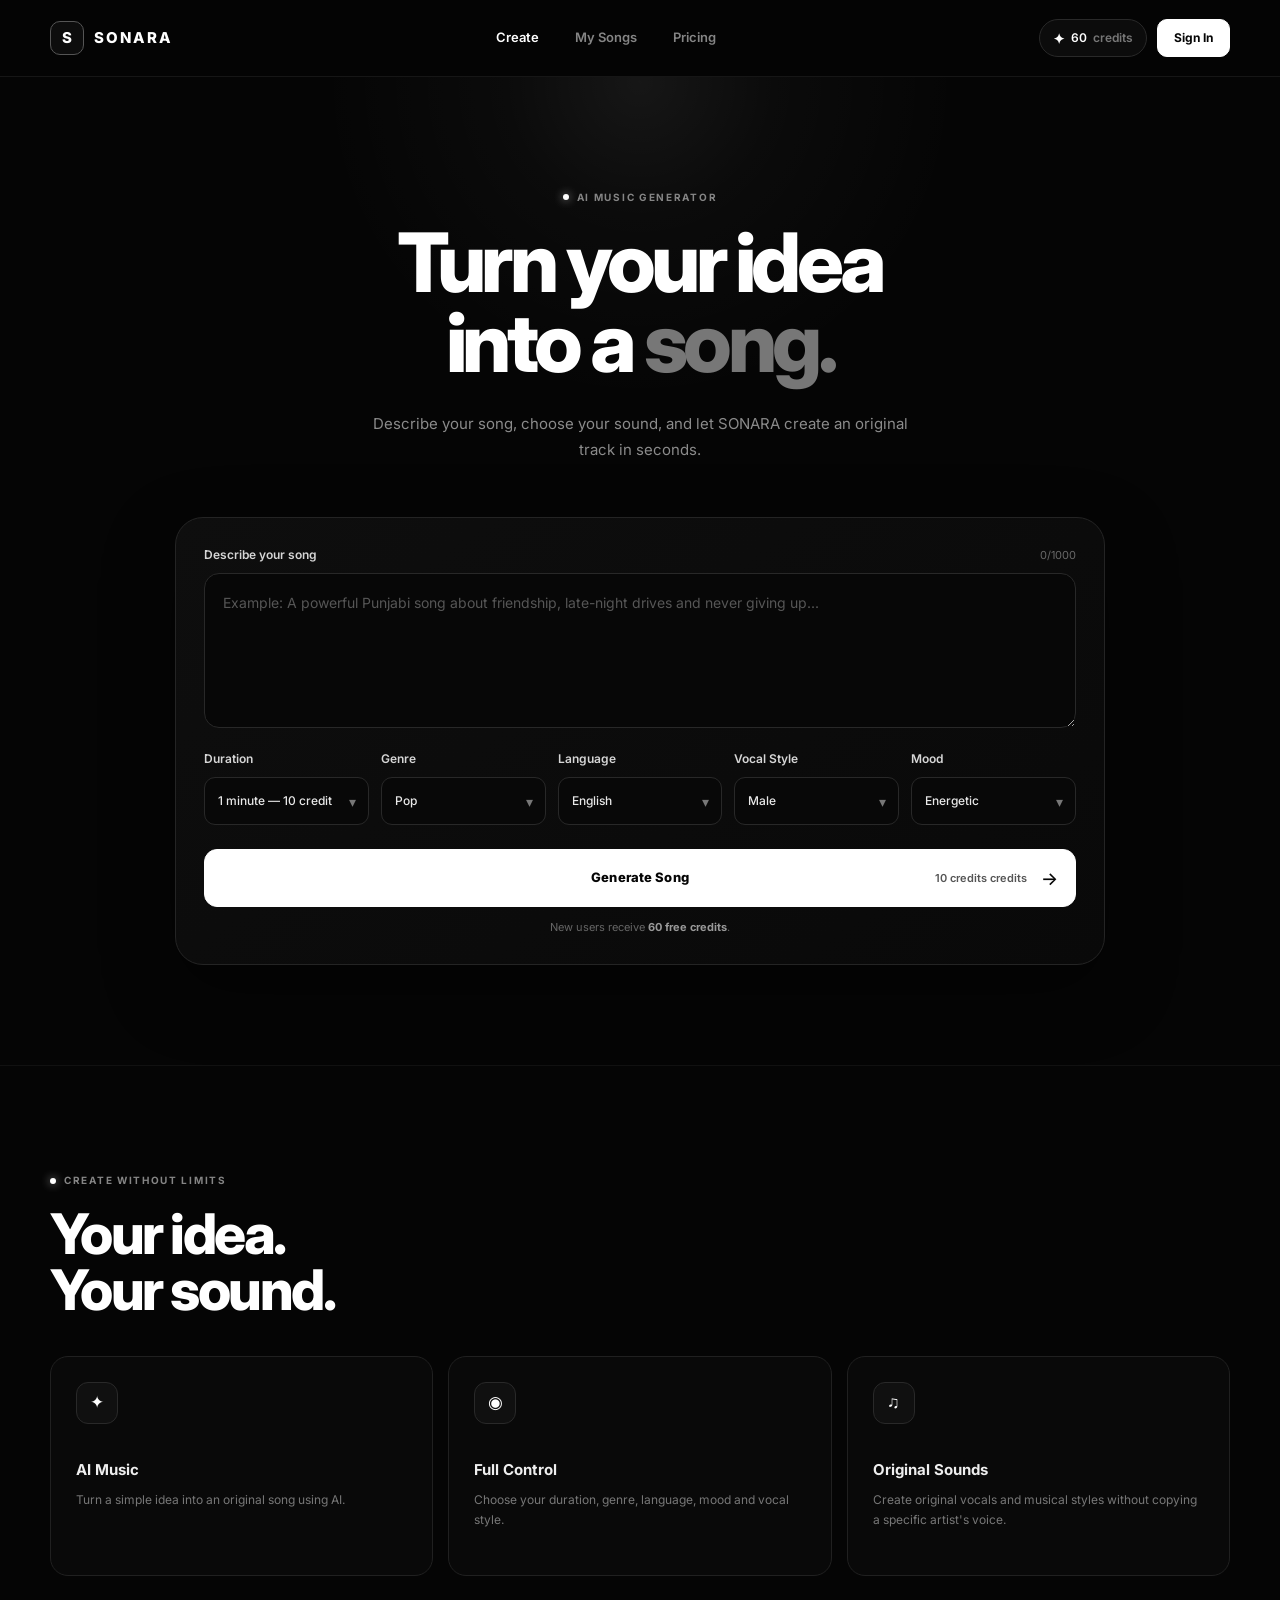
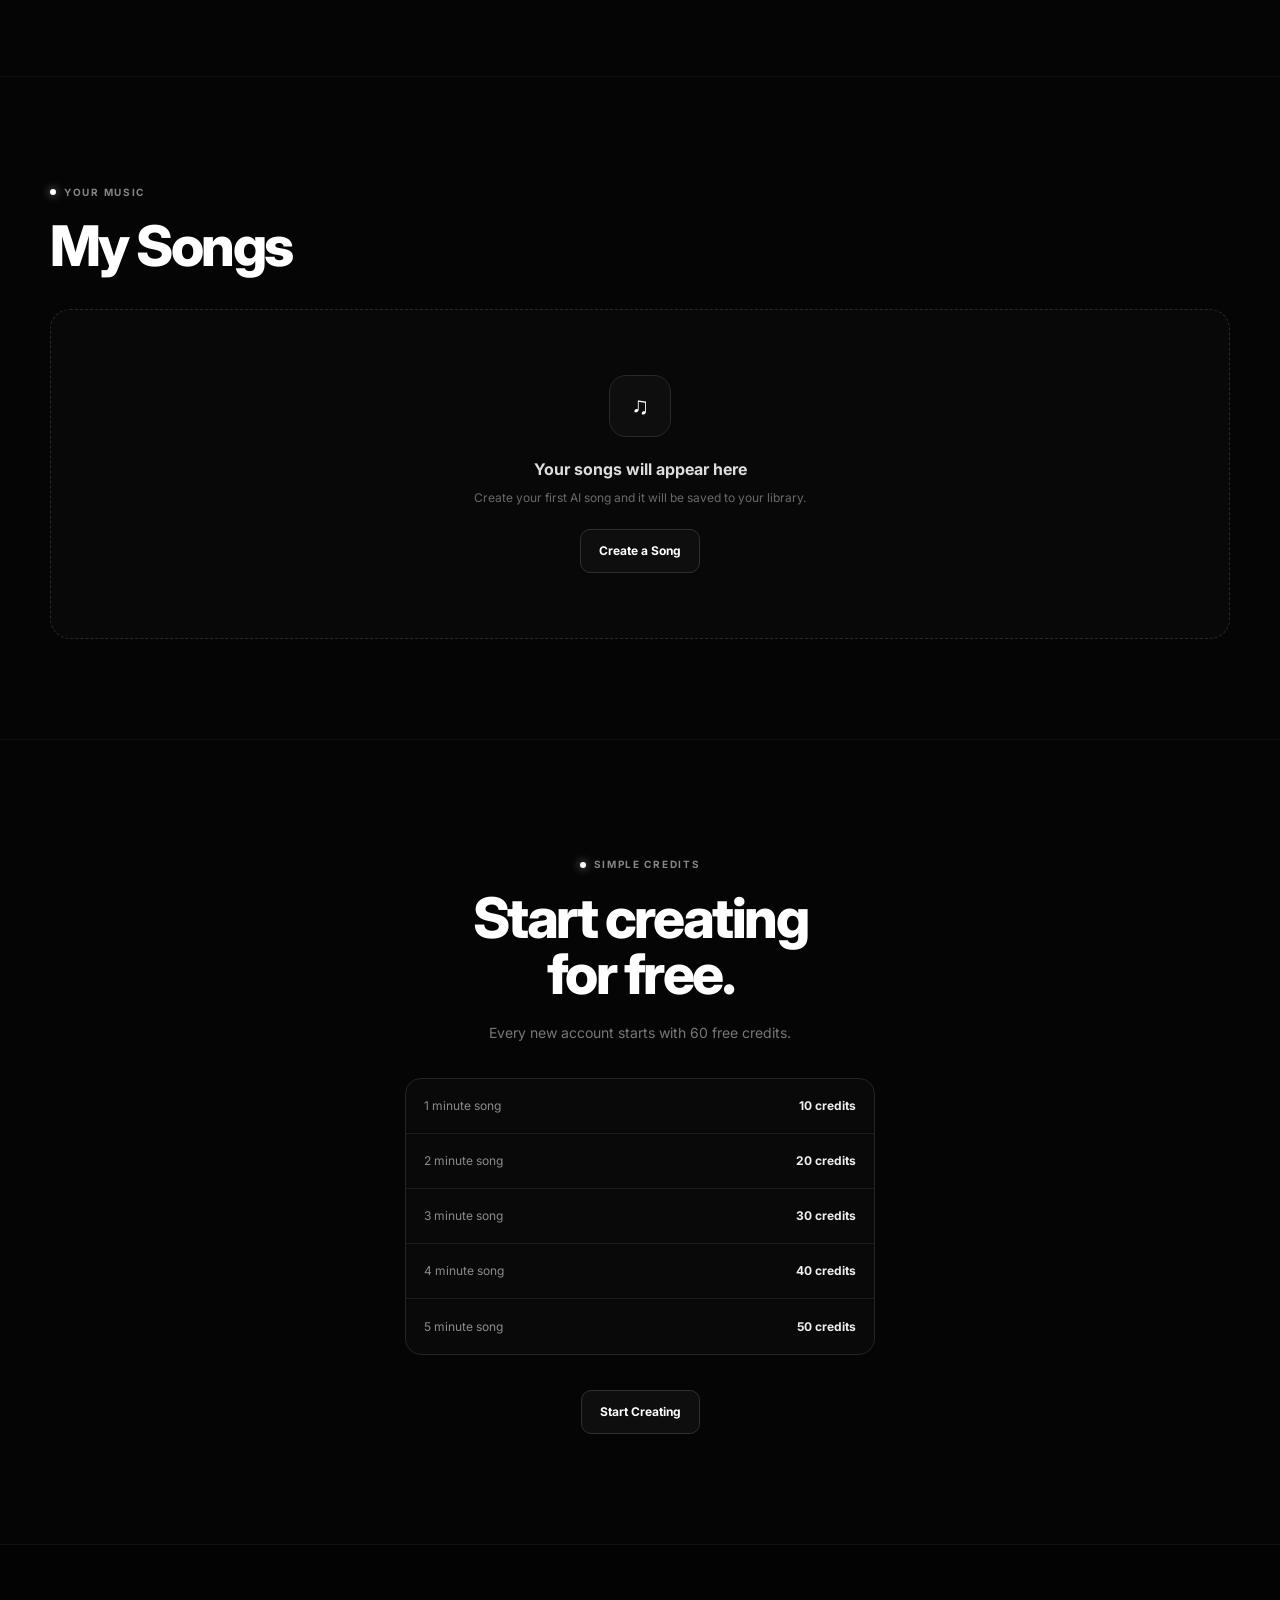
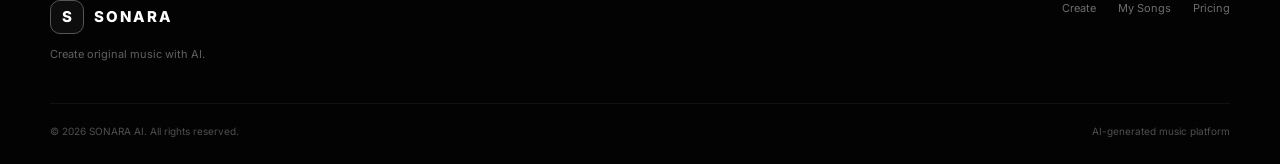
<file: index.html>
<!DOCTYPE html>
<html lang="en">
<head>
  <meta charset="UTF-8" />

  <meta
    name="viewport"
    content="width=device-width, initial-scale=1.0"
  />

  <meta
    name="description"
    content="SONARA AI — Create original AI-generated songs from your ideas."
  />

  <title>SONARA AI — AI Song Generator</title>

  <link rel="preconnect" href="https://fonts.googleapis.com" />
  <link rel="preconnect" href="https://fonts.gstatic.com" crossorigin />

  <link
    href="https://fonts.googleapis.com/css2?family=Inter:wght@400;500;600;700;800&display=swap"
    rel="stylesheet"
  />

  <link rel="stylesheet" href="style.css" />
</head>

<body>

  <!-- =========================================
       NAVIGATION
  ========================================== -->

  <header class="site-header">

    <div class="nav-container">

      <!-- Logo -->

      <a href="#" class="logo">
        <span class="logo-mark">S</span>
        <span class="logo-text">SONARA</span>
      </a>


      <!-- Navigation -->

      <nav class="main-nav">

        <a href="#create" class="nav-link active">
          Create
        </a>

        <a href="#songs" class="nav-link">
          My Songs
        </a>

        <a href="#pricing" class="nav-link">
          Pricing
        </a>

      </nav>


      <!-- Right Side -->

      <div class="header-right">

        <!-- Credits -->

        <button
          type="button"
          class="credits-pill"
          id="creditsButton"
          onclick="showCreditsInfo()"
        >
          <span class="credit-icon">✦</span>

          <span id="creditsCount">
            60
          </span>

          <span class="credits-label">
            credits
          </span>
        </button>


        <!-- Account -->

        <button
          type="button"
          class="account-button"
          id="accountButton"
          onclick="handleAccountClick()"
        >
          Sign In
        </button>

      </div>

    </div>

  </header>



  <!-- =========================================
       MAIN
  ========================================== -->

  <main>

    <!-- =======================================
         HERO / CREATE SECTION
    ======================================== -->

    <section
      class="hero-section"
      id="create"
    >

      <div class="hero-container">

        <!-- Heading -->

        <div class="hero-content">

          <div class="eyebrow">
            <span class="eyebrow-dot"></span>
            AI MUSIC GENERATOR
          </div>

          <h1>
            Turn your idea
            <br />
            into a <span>song.</span>
          </h1>

          <p class="hero-description">
            Describe your song, choose your sound,
            and let SONARA create an original track
            in seconds.
          </p>

        </div>



        <!-- =====================================
             GENERATOR CARD
        ====================================== -->

        <div class="generator-card">

          <!-- Prompt -->

          <div class="field-group">

            <div class="field-header">

              <label for="prompt">
                Describe your song
              </label>

              <span
                class="character-counter"
                id="characterCounter"
              >
                0 / 1000
              </span>

            </div>


            <textarea
              id="prompt"
              class="prompt-input"
              maxlength="1000"
              placeholder="Example: A powerful Punjabi song about friendship, late-night drives and never giving up..."
              oninput="updateCharacterCount()"
            ></textarea>

          </div>



          <!-- =================================
               OPTIONS
          ================================== -->

          <div class="options-grid">


            <!-- Duration -->

            <div class="field-group">

              <label for="duration">
                Duration
              </label>

              <div class="select-wrapper">

                <select
                  id="duration"
                  onchange="updateSongCost()"
                >

                  <option value="1">
                    1 minute — 10 credits
                  </option>

                  <option value="2">
                    2 minutes — 20 credits
                  </option>

                  <option value="3">
                    3 minutes — 30 credits
                  </option>

                  <option value="4">
                    4 minutes — 40 credits
                  </option>

                  <option value="5">
                    5 minutes — 50 credits
                  </option>

                </select>

                <span class="select-arrow">
                  ▾
                </span>

              </div>

            </div>



            <!-- Genre -->

            <div class="field-group">

              <label for="genre">
                Genre
              </label>

              <div class="select-wrapper">

                <select id="genre">

                  <option value="Pop">
                    Pop
                  </option>

                  <option value="Punjabi">
                    Punjabi
                  </option>

                  <option value="Hip-Hop">
                    Hip-Hop
                  </option>

                  <option value="Rap">
                    Rap
                  </option>

                  <option value="R&B">
                    R&B
                  </option>

                  <option value="Rock">
                    Rock
                  </option>

                  <option value="Lo-fi">
                    Lo-fi
                  </option>

                  <option value="Electronic">
                    Electronic
                  </option>

                  <option value="Bollywood">
                    Bollywood
                  </option>

                  <option value="Acoustic">
                    Acoustic
                  </option>

                </select>

                <span class="select-arrow">
                  ▾
                </span>

              </div>

            </div>



            <!-- Language -->

            <div class="field-group">

              <label for="language">
                Language
              </label>

              <div class="select-wrapper">

                <select id="language">

                  <option value="English">
                    English
                  </option>

                  <option value="Hindi">
                    Hindi
                  </option>

                  <option value="Punjabi">
                    Punjabi
                  </option>

                  <option value="Hinglish">
                    Hinglish
                  </option>

                  <option value="Urdu">
                    Urdu
                  </option>

                  <option value="Bengali">
                    Bengali
                  </option>

                  <option value="Tamil">
                    Tamil
                  </option>

                  <option value="Telugu">
                    Telugu
                  </option>

                </select>

                <span class="select-arrow">
                  ▾
                </span>

              </div>

            </div>



            <!-- Vocal Style -->

            <div class="field-group">

              <label for="vocalStyle">
                Vocal Style
              </label>

              <div class="select-wrapper">

                <select id="vocalStyle">

                  <option value="Male">
                    Male
                  </option>

                  <option value="Female">
                    Female
                  </option>

                  <option value="Duet">
                    Duet
                  </option>

                  <option value="Deep">
                    Deep
                  </option>

                  <option value="Soft">
                    Soft
                  </option>

                  <option value="Powerful">
                    Powerful
                  </option>

                  <option value="Melodic">
                    Melodic
                  </option>

                </select>

                <span class="select-arrow">
                  ▾
                </span>

              </div>

            </div>



            <!-- Mood -->

            <div class="field-group">

              <label for="mood">
                Mood
              </label>

              <div class="select-wrapper">

                <select id="mood">

                  <option value="Energetic">
                    Energetic
                  </option>

                  <option value="Happy">
                    Happy
                  </option>

                  <option value="Sad">
                    Sad
                  </option>

                  <option value="Romantic">
                    Romantic
                  </option>

                  <option value="Chill">
                    Chill
                  </option>

                  <option value="Dark">
                    Dark
                  </option>

                  <option value="Emotional">
                    Emotional
                  </option>

                  <option value="Motivational">
                    Motivational
                  </option>

                </select>

                <span class="select-arrow">
                  ▾
                </span>

              </div>

            </div>

          </div>



          <!-- =================================
               GENERATE BUTTON
          ================================== -->

          <div class="generate-area">

            <button
              type="button"
              class="generate-button"
              id="generateButton"
              onclick="generateSong()"
            >

              <span class="generate-button-text">
                Generate Song
              </span>

              <span class="generate-button-cost">
                <span id="generateCost">
                  10
                </span>
                credits
              </span>

              <span class="generate-arrow">
                →
              </span>

            </button>


            <p class="credit-note">
              New users receive
              <strong>60 free credits</strong>.
            </p>

          </div>

        </div>

      </div>

    </section>



    <!-- =======================================
         FEATURES
    ======================================== -->

    <section class="features-section">

      <div class="section-container">

        <div class="section-heading">

          <div class="eyebrow">
            <span class="eyebrow-dot"></span>
            CREATE WITHOUT LIMITS
          </div>

          <h2>
            Your idea.
            <br />
            Your sound.
          </h2>

        </div>


        <div class="features-grid">

          <!-- Feature 1 -->

          <div class="feature-card">

            <div class="feature-icon">
              ✦
            </div>

            <h3>
              AI Music
            </h3>

            <p>
              Turn a simple idea into an
              original song using AI.
            </p>

          </div>


          <!-- Feature 2 -->

          <div class="feature-card">

            <div class="feature-icon">
              ◉
            </div>

            <h3>
              Full Control
            </h3>

            <p>
              Choose your duration, genre,
              language, mood and vocal style.
            </p>

          </div>


          <!-- Feature 3 -->

          <div class="feature-card">

            <div class="feature-icon">
              ♫
            </div>

            <h3>
              Original Sounds
            </h3>

            <p>
              Create original vocals and
              musical styles without copying
              a specific artist's voice.
            </p>

          </div>

        </div>

      </div>

    </section>



    <!-- =======================================
         MY SONGS
    ======================================== -->

    <section
      class="songs-section"
      id="songs"
    >

      <div class="section-container">

        <div class="songs-header">

          <div>

            <div class="eyebrow">
              <span class="eyebrow-dot"></span>
              YOUR MUSIC
            </div>

            <h2>
              My Songs
            </h2>

          </div>

        </div>


        <div
          class="empty-songs"
          id="emptySongs"
        >

          <div class="empty-songs-icon">
            ♫
          </div>

          <h3>
            Your songs will appear here
          </h3>

          <p>
            Create your first AI song and
            it will be saved to your library.
          </p>

          <button
            type="button"
            class="secondary-button"
            onclick="scrollToCreate()"
          >
            Create a Song
          </button>

        </div>

      </div>

    </section>



    <!-- =======================================
         PRICING
    ======================================== -->

    <section
      class="pricing-section"
      id="pricing"
    >

      <div class="section-container">

        <div class="pricing-content">

          <div class="eyebrow">
            <span class="eyebrow-dot"></span>
            SIMPLE CREDITS
          </div>

          <h2>
            Start creating
            <br />
            for free.
          </h2>

          <p>
            Every new account starts with
            60 free credits.
          </p>


          <div class="credit-breakdown">

            <div class="credit-row">

              <span>
                1 minute song
              </span>

              <strong>
                10 credits
              </strong>

            </div>

            <div class="credit-row">

              <span>
                2 minute song
              </span>

              <strong>
                20 credits
              </strong>

            </div>

            <div class="credit-row">

              <span>
                3 minute song
              </span>

              <strong>
                30 credits
              </strong>

            </div>

            <div class="credit-row">

              <span>
                4 minute song
              </span>

              <strong>
                40 credits
              </strong>

            </div>

            <div class="credit-row">

              <span>
                5 minute song
              </span>

              <strong>
                50 credits
              </strong>

            </div>

          </div>


          <button
            type="button"
            class="secondary-button"
            onclick="scrollToCreate()"
          >
            Start Creating
          </button>

        </div>

      </div>

    </section>

  </main>



  <!-- =========================================
       AUTH MODAL
  ========================================== -->

  <div
    class="modal-overlay"
    id="authModal"
    aria-hidden="true"
  >

    <div
      class="auth-modal"
      role="dialog"
      aria-modal="true"
      aria-labelledby="authTitle"
    >

      <!-- Close -->

      <button
        type="button"
        class="modal-close"
        onclick="closeAuthModal()"
        aria-label="Close"
      >
        ×
      </button>


      <!-- Icon -->

      <div class="auth-icon">
        ✦
      </div>


      <!-- Heading -->

      <h2 id="authTitle">
        Welcome to SONARA
      </h2>

      <p class="auth-description">
        Sign in or create an account to
        start generating songs.
      </p>



      <!-- =====================================
           AUTH TABS
      ====================================== -->

      <div class="auth-tabs">

        <button
          type="button"
          class="auth-tab active"
          id="loginTab"
          onclick="showLoginForm()"
        >
          Sign In
        </button>

        <button
          type="button"
          class="auth-tab"
          id="signupTab"
          onclick="showSignupForm()"
        >
          Sign Up
        </button>

      </div>



      <!-- =====================================
           LOGIN FORM
      ====================================== -->

      <form
        class="auth-form"
        id="loginForm"
        onsubmit="handleLogin(event)"
      >

        <div class="auth-field">

          <label for="loginEmail">
            Email
          </label>

          <input
            type="email"
            id="loginEmail"
            placeholder="you@example.com"
            autocomplete="email"
            required
          />

        </div>


        <div class="auth-field">

          <label for="loginPassword">
            Password
          </label>

          <input
            type="password"
            id="loginPassword"
            placeholder="Enter your password"
            autocomplete="current-password"
            required
          />

        </div>


        <button
          type="submit"
          class="auth-submit"
        >
          Sign In
        </button>

      </form>



      <!-- =====================================
           SIGNUP FORM
      ====================================== -->

      <form
        class="auth-form"
        id="signupForm"
        style="display: none;"
        onsubmit="handleSignup(event)"
      >

        <div class="auth-field">

          <label for="signupName">
            Name
          </label>

          <input
            type="text"
            id="signupName"
            placeholder="Your name"
            autocomplete="name"
            required
          />

        </div>


        <div class="auth-field">

          <label for="signupEmail">
            Email
          </label>

          <input
            type="email"
            id="signupEmail"
            placeholder="you@example.com"
            autocomplete="email"
            required
          />

        </div>


        <div class="auth-field">

          <label for="signupPassword">
            Password
          </label>

          <input
            type="password"
            id="signupPassword"
            placeholder="Create a password"
            autocomplete="new-password"
            minlength="6"
            required
          />

        </div>


        <button
          type="submit"
          class="auth-submit"
        >
          Create Account
        </button>

        <p class="auth-note">
          You'll receive
          <strong>60 free credits</strong>
          after creating your account.
        </p>

      </form>


      <!-- Auth message -->

      <p
        class="auth-message"
        id="authMessage"
      ></p>

    </div>

  </div>



  <!-- =========================================
       GENERATION PAGE
  ========================================== -->

  <div
    class="generation-page"
    id="generationPage"
    aria-hidden="true"
  >

    <div class="generation-container">

      <!-- Top -->

      <div class="generation-top">

        <button
          type="button"
          class="back-button"
          onclick="closeGenerationPage()"
        >
          ← Back
        </button>


        <div class="generation-credits">

          <span class="credit-icon">
            ✦
          </span>

          <span id="generationCredits">
            60
          </span>

          credits

        </div>

      </div>



      <!-- Content -->

      <div class="generation-content">

        <div class="generation-symbol">
          ✦
        </div>


        <div class="eyebrow">
          CREATING YOUR SONG
        </div>


        <h2 id="generationTitle">
          Your song is being created.
        </h2>


        <p id="generationDescription">
          SONARA is turning your idea into
          an original track.
        </p>



        <!-- Progress -->

        <div class="progress-container">

          <div class="progress-track">

            <div
              class="progress-bar"
              id="progressBar"
              style="width: 0%;"
            ></div>

          </div>


          <div class="progress-details">

            <span>
              Creating music...
            </span>

            <span id="progressPercent">
              0%
            </span>

          </div>

        </div>



        <!-- Song Information -->

        <div class="generation-info">

          <div class="generation-info-item">

            <span>
              Duration
            </span>

            <strong id="generationDuration">
              1 minute
            </strong>

          </div>


          <div class="generation-info-item">

            <span>
              Genre
            </span>

            <strong id="generationGenre">
              Pop
            </strong>

          </div>


          <div class="generation-info-item">

            <span>
              Language
            </span>

            <strong id="generationLanguage">
              English
            </strong>

          </div>


          <div class="generation-info-item">

            <span>
              Vocal
            </span>

            <strong id="generationVocal">
              Male
            </strong>

          </div>


          <div class="generation-info-item">

            <span>
              Mood
            </span>

            <strong id="generationMood">
              Energetic
            </strong>

          </div>

        </div>



        <!-- Generation Status -->

        <div
          class="generation-status"
          id="generationStatus"
        >
          Please wait while your song is
          being generated.
        </div>

      </div>

    </div>

  </div>



  <!-- =========================================
       FOOTER
  ========================================== -->

  <footer class="site-footer">

    <div class="footer-container">

      <div class="footer-brand">

        <div class="logo">

          <span class="logo-mark">
            S
          </span>

          <span class="logo-text">
            SONARA
          </span>

        </div>

        <p>
          Create original music with AI.
        </p>

      </div>


      <div class="footer-links">

        <a href="#create">
          Create
        </a>

        <a href="#songs">
          My Songs
        </a>

        <a href="#pricing">
          Pricing
        </a>

      </div>

    </div>


    <div class="footer-bottom">

      <p>
        © 2026 SONARA AI. All rights reserved.
      </p>

      <p>
        AI-generated music platform
      </p>

    </div>

  </footer>



  <!-- =========================================
       JAVASCRIPT
  ========================================== -->

 <script src="script.js" defer></script>

</body>
</html>
</file>
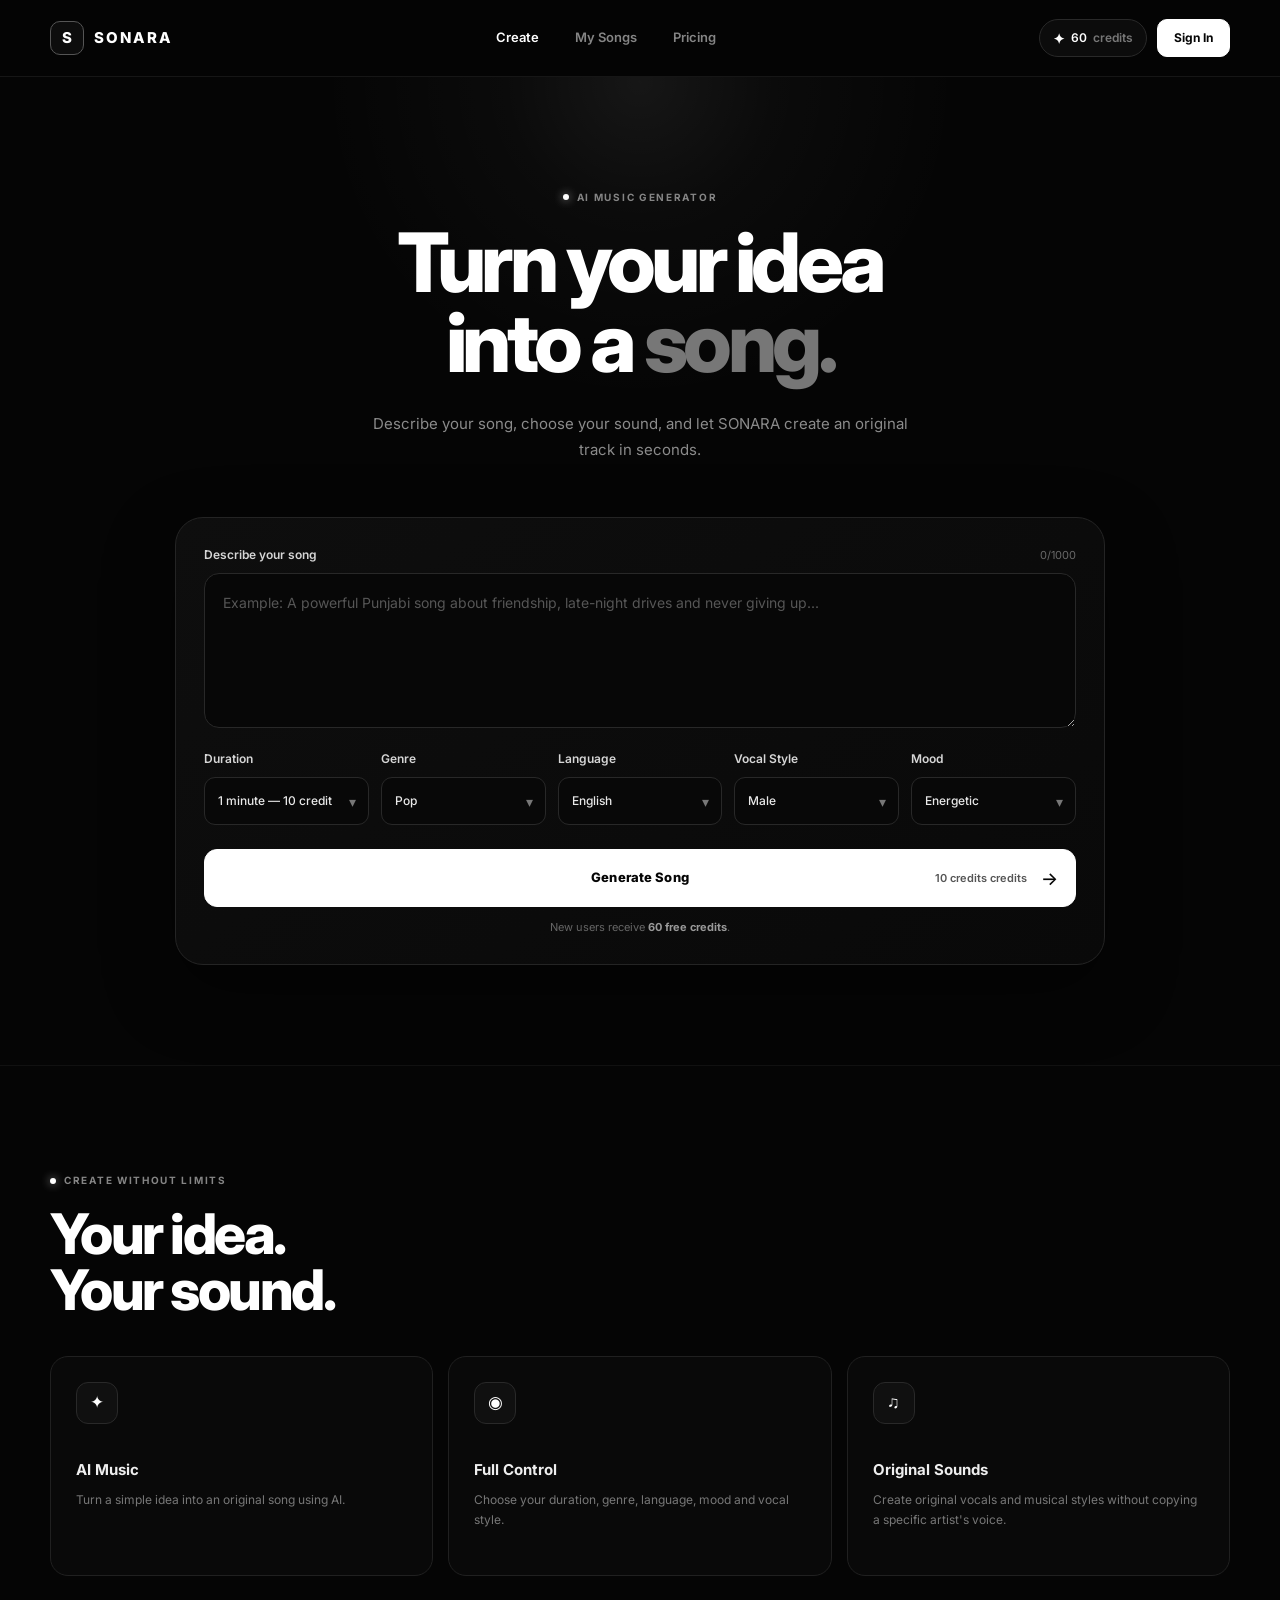
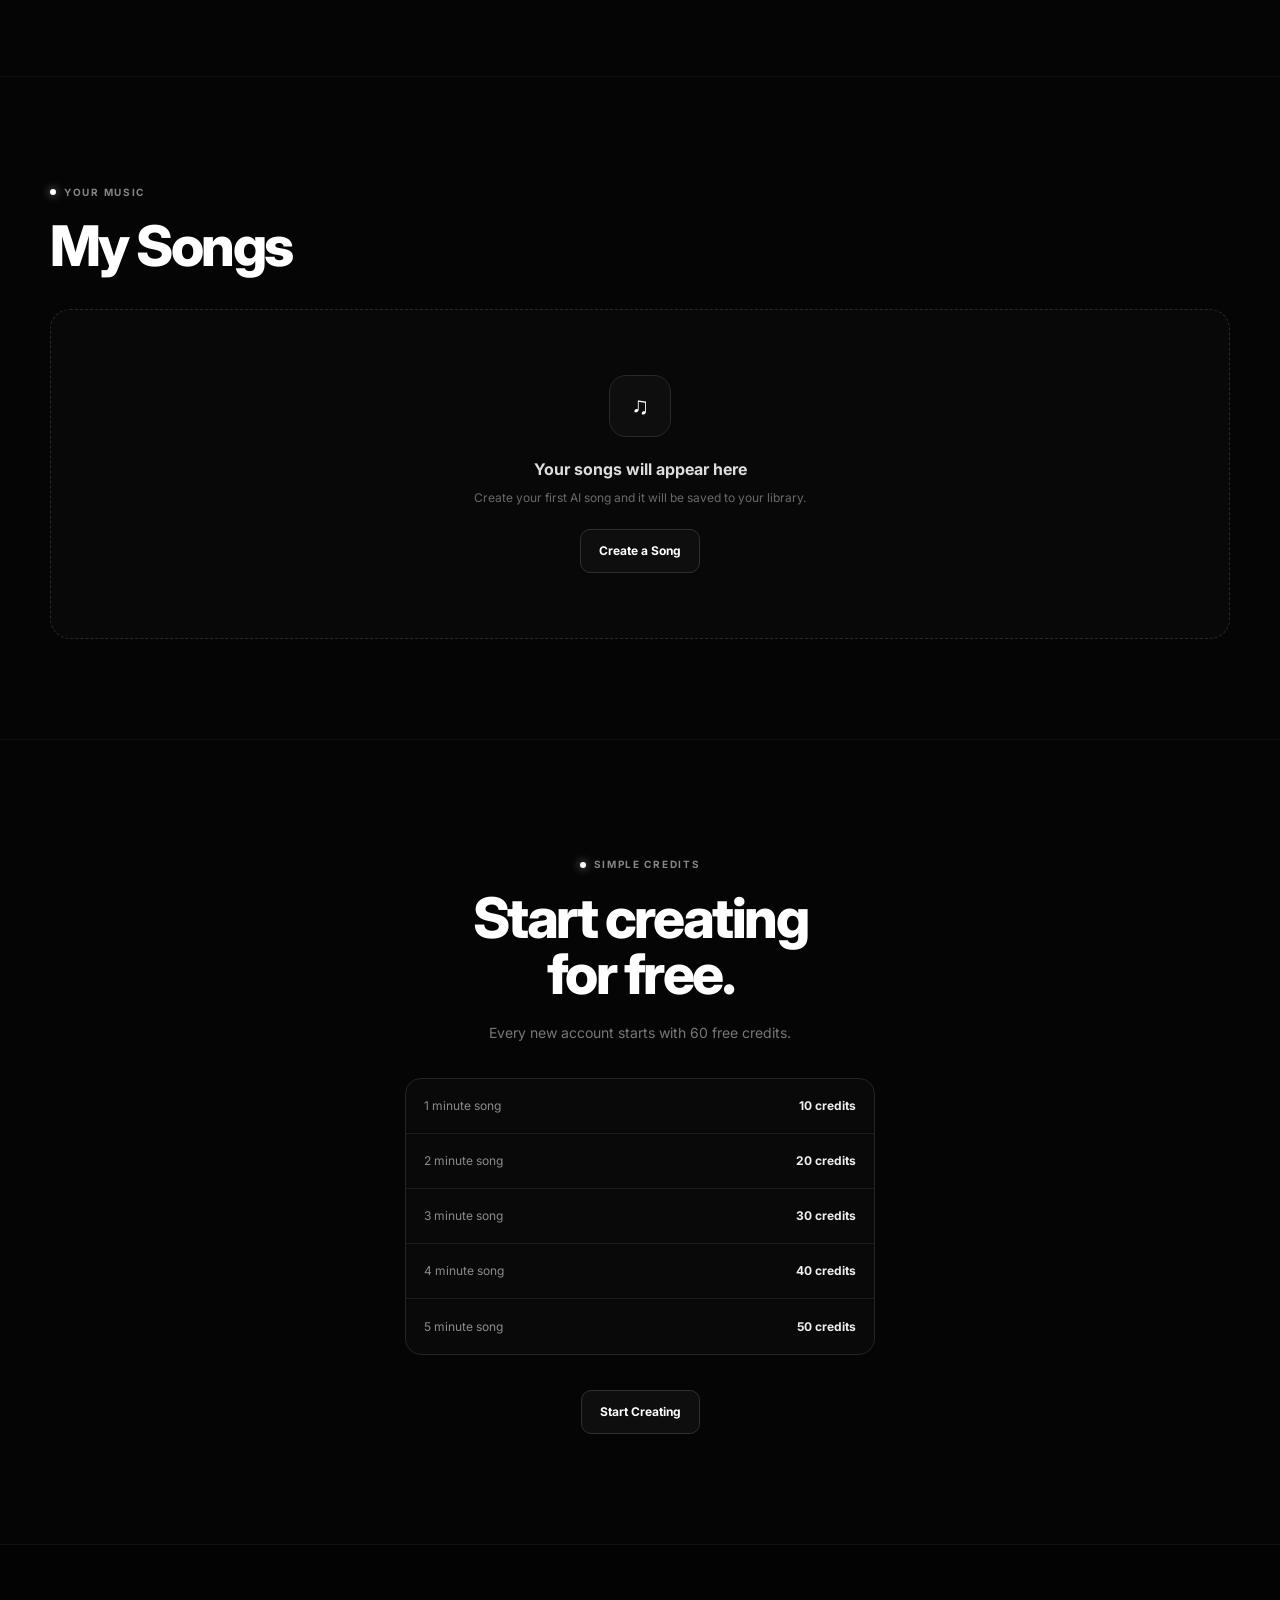
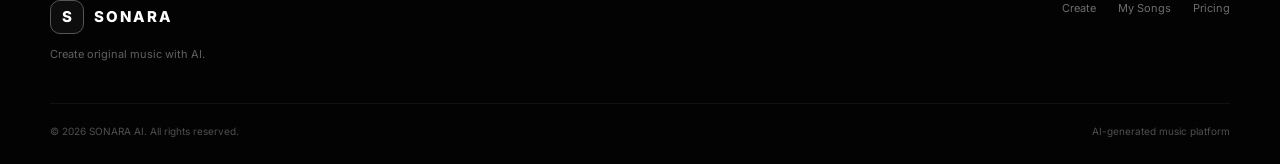
<file: index (1).html>
<!DOCTYPE html>
<html lang="en">
<head>
  <meta charset="UTF-8" />

  <meta
    name="viewport"
    content="width=device-width, initial-scale=1.0"
  />

  <meta
    name="description"
    content="SONARA AI — Create original AI-generated songs from your ideas."
  />

  <title>SONARA AI — AI Song Generator</title>

  <link rel="preconnect" href="https://fonts.googleapis.com" />
  <link rel="preconnect" href="https://fonts.gstatic.com" crossorigin />

  <link
    href="https://fonts.googleapis.com/css2?family=Inter:wght@400;500;600;700;800&display=swap"
    rel="stylesheet"
  />

  <link rel="stylesheet" href="style.css" />
</head>

<body>

  <!-- =========================================
       NAVIGATION
  ========================================== -->

  <header class="site-header">

    <div class="nav-container">

      <!-- Logo -->

      <a href="#" class="logo">
        <span class="logo-mark">S</span>
        <span class="logo-text">SONARA</span>
      </a>


      <!-- Navigation -->

      <nav class="main-nav">

        <a href="#create" class="nav-link active">
          Create
        </a>

        <a href="#songs" class="nav-link">
          My Songs
        </a>

        <a href="#pricing" class="nav-link">
          Pricing
        </a>

      </nav>


      <!-- Right Side -->

      <div class="header-right">

        <!-- Credits -->

        <button
          type="button"
          class="credits-pill"
          id="creditsButton"
          onclick="showCreditsInfo()"
        >
          <span class="credit-icon">✦</span>

          <span id="creditsCount">
            60
          </span>

          <span class="credits-label">
            credits
          </span>
        </button>


        <!-- Account -->

        <button
          type="button"
          class="account-button"
          id="accountButton"
          onclick="handleAccountClick()"
        >
          Sign In
        </button>

      </div>

    </div>

  </header>



  <!-- =========================================
       MAIN
  ========================================== -->

  <main>

    <!-- =======================================
         HERO / CREATE SECTION
    ======================================== -->

    <section
      class="hero-section"
      id="create"
    >

      <div class="hero-container">

        <!-- Heading -->

        <div class="hero-content">

          <div class="eyebrow">
            <span class="eyebrow-dot"></span>
            AI MUSIC GENERATOR
          </div>

          <h1>
            Turn your idea
            <br />
            into a <span>song.</span>
          </h1>

          <p class="hero-description">
            Describe your song, choose your sound,
            and let SONARA create an original track
            in seconds.
          </p>

        </div>



        <!-- =====================================
             GENERATOR CARD
        ====================================== -->

        <div class="generator-card">

          <!-- Prompt -->

          <div class="field-group">

            <div class="field-header">

              <label for="prompt">
                Describe your song
              </label>

              <span
                class="character-counter"
                id="characterCounter"
              >
                0 / 1000
              </span>

            </div>


            <textarea
              id="prompt"
              class="prompt-input"
              maxlength="1000"
              placeholder="Example: A powerful Punjabi song about friendship, late-night drives and never giving up..."
              oninput="updateCharacterCount()"
            ></textarea>

          </div>



          <!-- =================================
               OPTIONS
          ================================== -->

          <div class="options-grid">


            <!-- Duration -->

            <div class="field-group">

              <label for="duration">
                Duration
              </label>

              <div class="select-wrapper">

                <select
                  id="duration"
                  onchange="updateSongCost()"
                >

                  <option value="1">
                    1 minute — 10 credits
                  </option>

                  <option value="2">
                    2 minutes — 20 credits
                  </option>

                  <option value="3">
                    3 minutes — 30 credits
                  </option>

                  <option value="4">
                    4 minutes — 40 credits
                  </option>

                  <option value="5">
                    5 minutes — 50 credits
                  </option>

                </select>

                <span class="select-arrow">
                  ▾
                </span>

              </div>

            </div>



            <!-- Genre -->

            <div class="field-group">

              <label for="genre">
                Genre
              </label>

              <div class="select-wrapper">

                <select id="genre">

                  <option value="Pop">
                    Pop
                  </option>

                  <option value="Punjabi">
                    Punjabi
                  </option>

                  <option value="Hip-Hop">
                    Hip-Hop
                  </option>

                  <option value="Rap">
                    Rap
                  </option>

                  <option value="R&B">
                    R&B
                  </option>

                  <option value="Rock">
                    Rock
                  </option>

                  <option value="Lo-fi">
                    Lo-fi
                  </option>

                  <option value="Electronic">
                    Electronic
                  </option>

                  <option value="Bollywood">
                    Bollywood
                  </option>

                  <option value="Acoustic">
                    Acoustic
                  </option>

                </select>

                <span class="select-arrow">
                  ▾
                </span>

              </div>

            </div>



            <!-- Language -->

            <div class="field-group">

              <label for="language">
                Language
              </label>

              <div class="select-wrapper">

                <select id="language">

                  <option value="English">
                    English
                  </option>

                  <option value="Hindi">
                    Hindi
                  </option>

                  <option value="Punjabi">
                    Punjabi
                  </option>

                  <option value="Hinglish">
                    Hinglish
                  </option>

                  <option value="Urdu">
                    Urdu
                  </option>

                  <option value="Bengali">
                    Bengali
                  </option>

                  <option value="Tamil">
                    Tamil
                  </option>

                  <option value="Telugu">
                    Telugu
                  </option>

                </select>

                <span class="select-arrow">
                  ▾
                </span>

              </div>

            </div>



            <!-- Vocal Style -->

            <div class="field-group">

              <label for="vocalStyle">
                Vocal Style
              </label>

              <div class="select-wrapper">

                <select id="vocalStyle">

                  <option value="Male">
                    Male
                  </option>

                  <option value="Female">
                    Female
                  </option>

                  <option value="Duet">
                    Duet
                  </option>

                  <option value="Deep">
                    Deep
                  </option>

                  <option value="Soft">
                    Soft
                  </option>

                  <option value="Powerful">
                    Powerful
                  </option>

                  <option value="Melodic">
                    Melodic
                  </option>

                </select>

                <span class="select-arrow">
                  ▾
                </span>

              </div>

            </div>



            <!-- Mood -->

            <div class="field-group">

              <label for="mood">
                Mood
              </label>

              <div class="select-wrapper">

                <select id="mood">

                  <option value="Energetic">
                    Energetic
                  </option>

                  <option value="Happy">
                    Happy
                  </option>

                  <option value="Sad">
                    Sad
                  </option>

                  <option value="Romantic">
                    Romantic
                  </option>

                  <option value="Chill">
                    Chill
                  </option>

                  <option value="Dark">
                    Dark
                  </option>

                  <option value="Emotional">
                    Emotional
                  </option>

                  <option value="Motivational">
                    Motivational
                  </option>

                </select>

                <span class="select-arrow">
                  ▾
                </span>

              </div>

            </div>

          </div>



          <!-- =================================
               GENERATE BUTTON
          ================================== -->

          <div class="generate-area">

            <button
              type="button"
              class="generate-button"
              id="generateButton"
              onclick="generateSong()"
            >

              <span class="generate-button-text">
                Generate Song
              </span>

              <span class="generate-button-cost">
                <span id="generateCost">
                  10
                </span>
                credits
              </span>

              <span class="generate-arrow">
                →
              </span>

            </button>


            <p class="credit-note">
              New users receive
              <strong>60 free credits</strong>.
            </p>

          </div>

        </div>

      </div>

    </section>



    <!-- =======================================
         FEATURES
    ======================================== -->

    <section class="features-section">

      <div class="section-container">

        <div class="section-heading">

          <div class="eyebrow">
            <span class="eyebrow-dot"></span>
            CREATE WITHOUT LIMITS
          </div>

          <h2>
            Your idea.
            <br />
            Your sound.
          </h2>

        </div>


        <div class="features-grid">

          <!-- Feature 1 -->

          <div class="feature-card">

            <div class="feature-icon">
              ✦
            </div>

            <h3>
              AI Music
            </h3>

            <p>
              Turn a simple idea into an
              original song using AI.
            </p>

          </div>


          <!-- Feature 2 -->

          <div class="feature-card">

            <div class="feature-icon">
              ◉
            </div>

            <h3>
              Full Control
            </h3>

            <p>
              Choose your duration, genre,
              language, mood and vocal style.
            </p>

          </div>


          <!-- Feature 3 -->

          <div class="feature-card">

            <div class="feature-icon">
              ♫
            </div>

            <h3>
              Original Sounds
            </h3>

            <p>
              Create original vocals and
              musical styles without copying
              a specific artist's voice.
            </p>

          </div>

        </div>

      </div>

    </section>



    <!-- =======================================
         MY SONGS
    ======================================== -->

    <section
      class="songs-section"
      id="songs"
    >

      <div class="section-container">

        <div class="songs-header">

          <div>

            <div class="eyebrow">
              <span class="eyebrow-dot"></span>
              YOUR MUSIC
            </div>

            <h2>
              My Songs
            </h2>

          </div>

        </div>


        <div
          class="empty-songs"
          id="emptySongs"
        >

          <div class="empty-songs-icon">
            ♫
          </div>

          <h3>
            Your songs will appear here
          </h3>

          <p>
            Create your first AI song and
            it will be saved to your library.
          </p>

          <button
            type="button"
            class="secondary-button"
            onclick="scrollToCreate()"
          >
            Create a Song
          </button>

        </div>

      </div>

    </section>



    <!-- =======================================
         PRICING
    ======================================== -->

    <section
      class="pricing-section"
      id="pricing"
    >

      <div class="section-container">

        <div class="pricing-content">

          <div class="eyebrow">
            <span class="eyebrow-dot"></span>
            SIMPLE CREDITS
          </div>

          <h2>
            Start creating
            <br />
            for free.
          </h2>

          <p>
            Every new account starts with
            60 free credits.
          </p>


          <div class="credit-breakdown">

            <div class="credit-row">

              <span>
                1 minute song
              </span>

              <strong>
                10 credits
              </strong>

            </div>

            <div class="credit-row">

              <span>
                2 minute song
              </span>

              <strong>
                20 credits
              </strong>

            </div>

            <div class="credit-row">

              <span>
                3 minute song
              </span>

              <strong>
                30 credits
              </strong>

            </div>

            <div class="credit-row">

              <span>
                4 minute song
              </span>

              <strong>
                40 credits
              </strong>

            </div>

            <div class="credit-row">

              <span>
                5 minute song
              </span>

              <strong>
                50 credits
              </strong>

            </div>

          </div>


          <button
            type="button"
            class="secondary-button"
            onclick="scrollToCreate()"
          >
            Start Creating
          </button>

        </div>

      </div>

    </section>

  </main>



  <!-- =========================================
       AUTH MODAL
  ========================================== -->

  <div
    class="modal-overlay"
    id="authModal"
    aria-hidden="true"
  >

    <div
      class="auth-modal"
      role="dialog"
      aria-modal="true"
      aria-labelledby="authTitle"
    >

      <!-- Close -->

      <button
        type="button"
        class="modal-close"
        onclick="closeAuthModal()"
        aria-label="Close"
      >
        ×
      </button>


      <!-- Icon -->

      <div class="auth-icon">
        ✦
      </div>


      <!-- Heading -->

      <h2 id="authTitle">
        Welcome to SONARA
      </h2>

      <p class="auth-description">
        Sign in or create an account to
        start generating songs.
      </p>



      <!-- =====================================
           AUTH TABS
      ====================================== -->

      <div class="auth-tabs">

        <button
          type="button"
          class="auth-tab active"
          id="loginTab"
          onclick="showLoginForm()"
        >
          Sign In
        </button>

        <button
          type="button"
          class="auth-tab"
          id="signupTab"
          onclick="showSignupForm()"
        >
          Sign Up
        </button>

      </div>



      <!-- =====================================
           LOGIN FORM
      ====================================== -->

      <form
        class="auth-form"
        id="loginForm"
        onsubmit="handleLogin(event)"
      >

        <div class="auth-field">

          <label for="loginEmail">
            Email
          </label>

          <input
            type="email"
            id="loginEmail"
            placeholder="you@example.com"
            autocomplete="email"
            required
          />

        </div>


        <div class="auth-field">

          <label for="loginPassword">
            Password
          </label>

          <input
            type="password"
            id="loginPassword"
            placeholder="Enter your password"
            autocomplete="current-password"
            required
          />

        </div>


        <button
          type="submit"
          class="auth-submit"
        >
          Sign In
        </button>

      </form>



      <!-- =====================================
           SIGNUP FORM
      ====================================== -->

      <form
        class="auth-form"
        id="signupForm"
        style="display: none;"
        onsubmit="handleSignup(event)"
      >

        <div class="auth-field">

          <label for="signupName">
            Name
          </label>

          <input
            type="text"
            id="signupName"
            placeholder="Your name"
            autocomplete="name"
            required
          />

        </div>


        <div class="auth-field">

          <label for="signupEmail">
            Email
          </label>

          <input
            type="email"
            id="signupEmail"
            placeholder="you@example.com"
            autocomplete="email"
            required
          />

        </div>


        <div class="auth-field">

          <label for="signupPassword">
            Password
          </label>

          <input
            type="password"
            id="signupPassword"
            placeholder="Create a password"
            autocomplete="new-password"
            minlength="6"
            required
          />

        </div>


        <button
          type="submit"
          class="auth-submit"
        >
          Create Account
        </button>

        <p class="auth-note">
          You'll receive
          <strong>60 free credits</strong>
          after creating your account.
        </p>

      </form>


      <!-- Auth message -->

      <p
        class="auth-message"
        id="authMessage"
      ></p>

    </div>

  </div>



  <!-- =========================================
       GENERATION PAGE
  ========================================== -->

  <div
    class="generation-page"
    id="generationPage"
    aria-hidden="true"
  >

    <div class="generation-container">

      <!-- Top -->

      <div class="generation-top">

        <button
          type="button"
          class="back-button"
          onclick="closeGenerationPage()"
        >
          ← Back
        </button>


        <div class="generation-credits">

          <span class="credit-icon">
            ✦
          </span>

          <span id="generationCredits">
            60
          </span>

          credits

        </div>

      </div>



      <!-- Content -->

      <div class="generation-content">

        <div class="generation-symbol">
          ✦
        </div>


        <div class="eyebrow">
          CREATING YOUR SONG
        </div>


        <h2 id="generationTitle">
          Your song is being created.
        </h2>


        <p id="generationDescription">
          SONARA is turning your idea into
          an original track.
        </p>



        <!-- Progress -->

        <div class="progress-container">

          <div class="progress-track">

            <div
              class="progress-bar"
              id="progressBar"
              style="width: 0%;"
            ></div>

          </div>


          <div class="progress-details">

            <span>
              Creating music...
            </span>

            <span id="progressPercent">
              0%
            </span>

          </div>

        </div>



        <!-- Song Information -->

        <div class="generation-info">

          <div class="generation-info-item">

            <span>
              Duration
            </span>

            <strong id="generationDuration">
              1 minute
            </strong>

          </div>


          <div class="generation-info-item">

            <span>
              Genre
            </span>

            <strong id="generationGenre">
              Pop
            </strong>

          </div>


          <div class="generation-info-item">

            <span>
              Language
            </span>

            <strong id="generationLanguage">
              English
            </strong>

          </div>


          <div class="generation-info-item">

            <span>
              Vocal
            </span>

            <strong id="generationVocal">
              Male
            </strong>

          </div>


          <div class="generation-info-item">

            <span>
              Mood
            </span>

            <strong id="generationMood">
              Energetic
            </strong>

          </div>

        </div>



        <!-- Generation Status -->

        <div
          class="generation-status"
          id="generationStatus"
        >
          Please wait while your song is
          being generated.
        </div>

      </div>

    </div>

  </div>



  <!-- =========================================
       FOOTER
  ========================================== -->

  <footer class="site-footer">

    <div class="footer-container">

      <div class="footer-brand">

        <div class="logo">

          <span class="logo-mark">
            S
          </span>

          <span class="logo-text">
            SONARA
          </span>

        </div>

        <p>
          Create original music with AI.
        </p>

      </div>


      <div class="footer-links">

        <a href="#create">
          Create
        </a>

        <a href="#songs">
          My Songs
        </a>

        <a href="#pricing">
          Pricing
        </a>

      </div>

    </div>


    <div class="footer-bottom">

      <p>
        © 2026 SONARA AI. All rights reserved.
      </p>

      <p>
        AI-generated music platform
      </p>

    </div>

  </footer>



  <!-- =========================================
       JAVASCRIPT
  ========================================== -->

 <script src="script.js" defer></script>

</body>
</html>
</file>
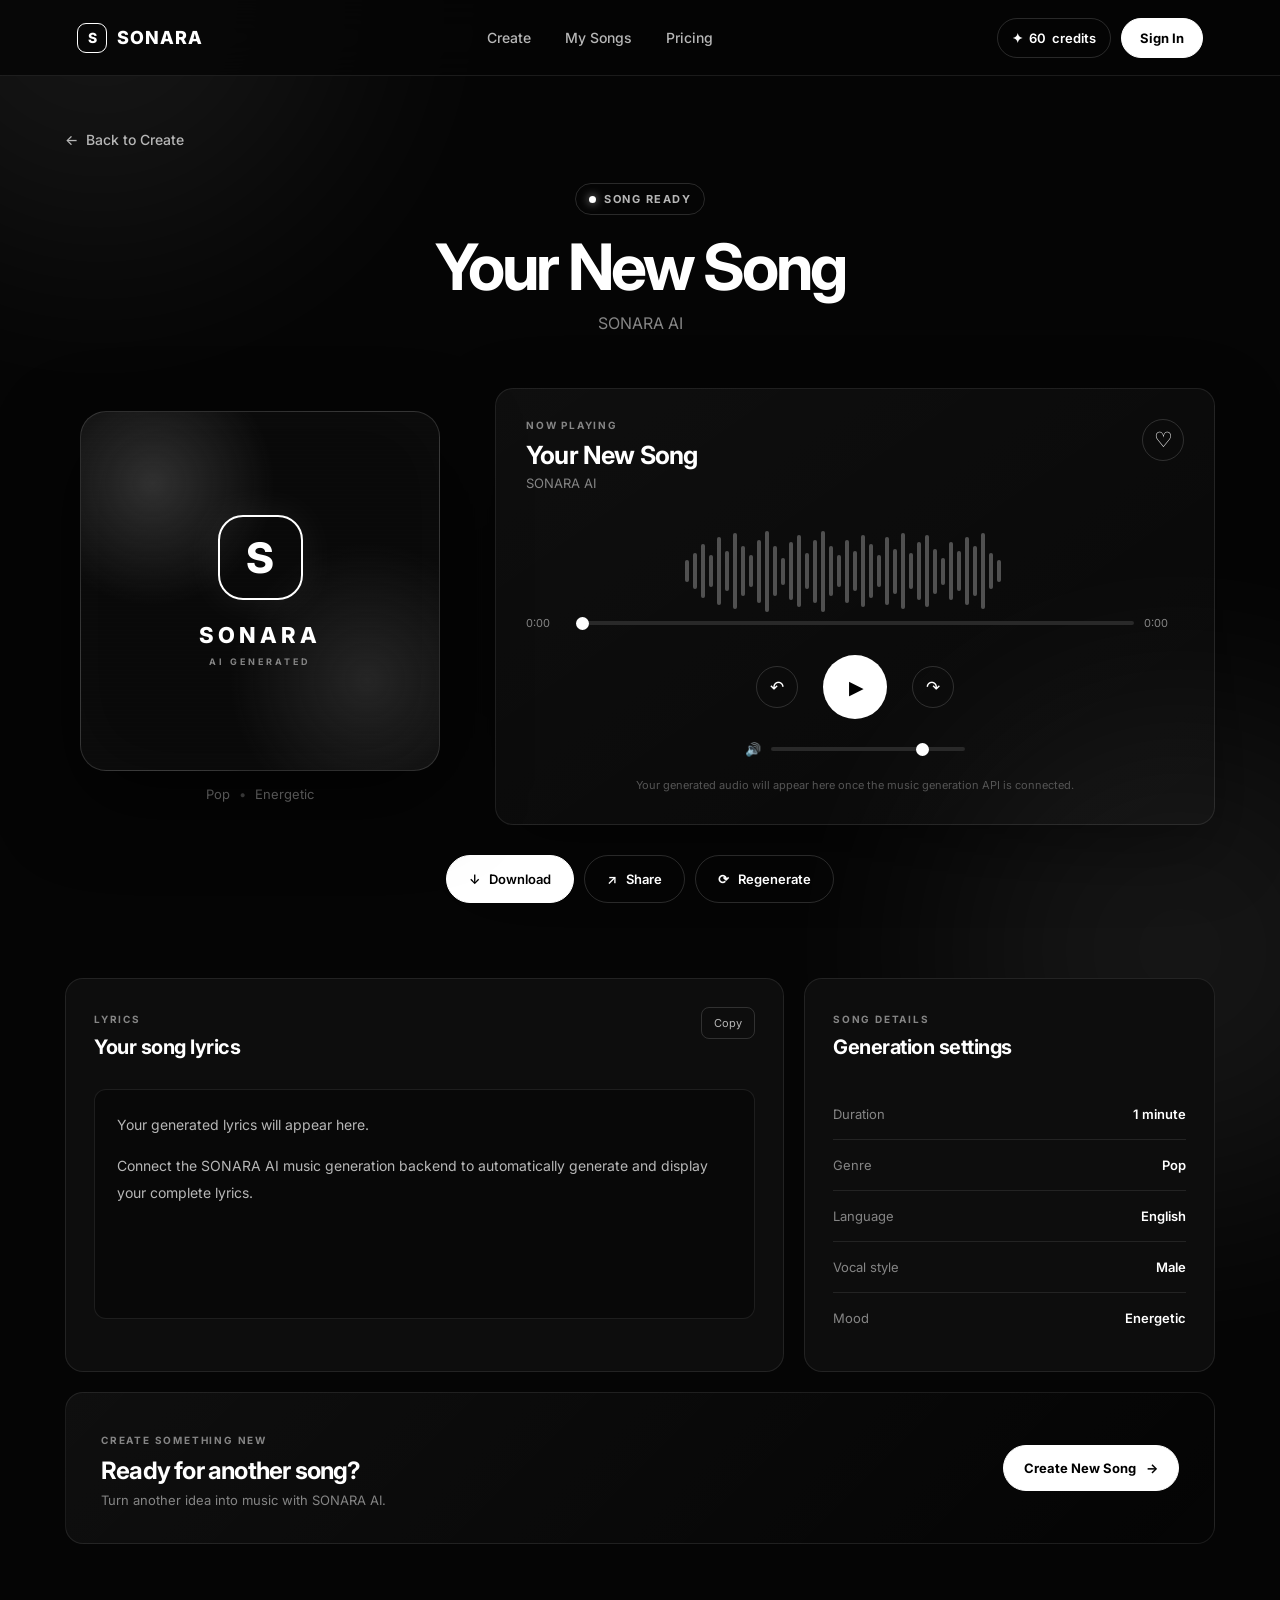
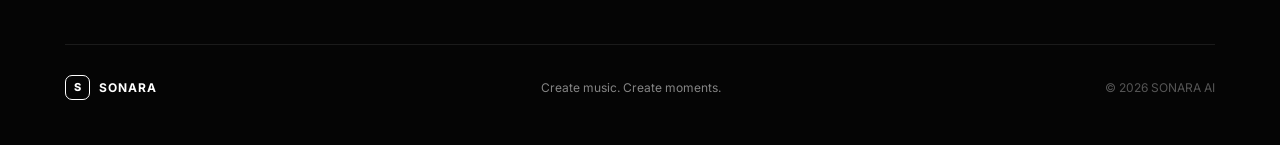
<file: song.html>
<!DOCTYPE html>
<html lang="en">
<head>
    <meta charset="UTF-8">
    <meta name="viewport" content="width=device-width, initial-scale=1.0">

    <title>Song | SONARA AI</title>

    <meta
        name="description"
        content="Listen to your AI-generated song on SONARA AI."
    >

    <link rel="preconnect" href="https://fonts.googleapis.com">
    <link rel="preconnect" href="https://fonts.gstatic.com" crossorigin>

    <link
        href="https://fonts.googleapis.com/css2?family=Inter:wght@400;500;600;700;800&display=swap"
        rel="stylesheet"
    >

    <link rel="stylesheet" href="song.css">
</head>

<body>

    <!-- Background -->
    <div class="background-glow glow-one"></div>
    <div class="background-glow glow-two"></div>

    <!-- NAVBAR -->
    <header class="navbar">

        <a href="index.html" class="logo">
            <span class="logo-mark">S</span>
            <span class="logo-text">SONARA</span>
        </a>

        <nav class="nav-links">
            <a href="index.html">Create</a>
            <a href="index.html#songs">My Songs</a>
            <a href="index.html#pricing">Pricing</a>
        </nav>

        <div class="nav-right">

            <button class="credits-pill" id="creditsButton">
                <span class="credit-icon">✦</span>
                <span id="creditsCount">60</span>
                <span>credits</span>
            </button>

            <button class="account-button" id="accountButton">
                Sign In
            </button>

        </div>

    </header>


    <!-- MAIN -->
    <main class="song-page">

        <!-- TOP -->
        <section class="song-top">

            <div class="back-area">
                <a href="index.html" class="back-button">
                    <span>←</span>
                    Back to Create
                </a>
            </div>

            <div class="ready-badge">
                <span class="ready-dot"></span>
                SONG READY
            </div>

            <h1 id="songTitle">
                Your New Song
            </h1>

            <p class="song-artist" id="songArtist">
                SONARA AI
            </p>

        </section>


        <!-- PLAYER SECTION -->
        <section class="player-layout">

            <!-- ALBUM ART -->
            <div class="cover-section">

                <div class="album-cover" id="albumCover">

                    <div class="cover-noise"></div>

                    <div class="cover-content">

                        <div class="cover-logo">
                            S
                        </div>

                        <div class="cover-name">
                            SONARA
                        </div>

                        <div class="cover-ai">
                            AI GENERATED
                        </div>

                    </div>

                </div>

                <div class="cover-caption">
                    <span id="coverGenre">Pop</span>
                    <span class="caption-dot">•</span>
                    <span id="coverMood">Energetic</span>
                </div>

            </div>


            <!-- PLAYER -->
            <div class="player-card">

                <div class="player-header">

                    <div>
                        <p class="small-label">NOW PLAYING</p>

                        <h2 id="playerTitle">
                            Your New Song
                        </h2>

                        <p id="playerArtist">
                            SONARA AI
                        </p>
                    </div>

                    <button
                        class="favorite-button"
                        id="favoriteButton"
                        aria-label="Save song"
                    >
                        ♡
                    </button>

                </div>


                <!-- AUDIO -->
                <audio id="audioPlayer"></audio>


                <!-- WAVEFORM -->
                <div class="waveform" id="waveform">

                    <span></span>
                    <span></span>
                    <span></span>
                    <span></span>
                    <span></span>
                    <span></span>
                    <span></span>
                    <span></span>
                    <span></span>
                    <span></span>
                    <span></span>
                    <span></span>
                    <span></span>
                    <span></span>
                    <span></span>
                    <span></span>
                    <span></span>
                    <span></span>
                    <span></span>
                    <span></span>
                    <span></span>
                    <span></span>
                    <span></span>
                    <span></span>
                    <span></span>
                    <span></span>
                    <span></span>
                    <span></span>
                    <span></span>
                    <span></span>
                    <span></span>
                    <span></span>
                    <span></span>
                    <span></span>
                    <span></span>
                    <span></span>
                    <span></span>
                    <span></span>
                    <span></span>
                    <span></span>
                    <span></span>
                    <span></span>
                    <span></span>

                </div>


                <!-- PROGRESS -->
                <div class="progress-area">

                    <span id="currentTime">
                        0:00
                    </span>

                    <input
                        type="range"
                        id="audioProgress"
                        min="0"
                        max="100"
                        value="0"
                    >

                    <span id="totalTime">
                        0:00
                    </span>

                </div>


                <!-- CONTROLS -->
                <div class="player-controls">

                    <button
                        class="control-button secondary"
                        id="previousButton"
                        aria-label="Previous"
                    >
                        ↶
                    </button>

                    <button
                        class="play-button"
                        id="playButton"
                        aria-label="Play"
                    >
                        ▶
                    </button>

                    <button
                        class="control-button secondary"
                        id="nextButton"
                        aria-label="Next"
                    >
                        ↷
                    </button>

                </div>


                <!-- VOLUME -->
                <div class="volume-area">

                    <span class="volume-icon">
                        🔊
                    </span>

                    <input
                        type="range"
                        id="volumeControl"
                        min="0"
                        max="1"
                        step="0.01"
                        value="0.8"
                    >

                </div>

                <p class="audio-note" id="audioNote">
                    Your generated audio will appear here once the music generation API is connected.
                </p>

            </div>

        </section>


        <!-- ACTIONS -->
        <section class="action-section">

            <button class="action-button primary" id="downloadButton">
                <span>↓</span>
                Download
            </button>

            <button class="action-button" id="shareButton">
                <span>↗</span>
                Share
            </button>

            <button class="action-button" id="regenerateButton">
                <span>⟳</span>
                Regenerate
            </button>

        </section>


        <!-- CONTENT GRID -->
        <section class="content-grid">

            <!-- LYRICS -->
            <div class="content-card lyrics-card">

                <div class="card-header">

                    <div>
                        <span class="card-eyebrow">
                            LYRICS
                        </span>

                        <h2>
                            Your song lyrics
                        </h2>
                    </div>

                    <button
                        class="copy-button"
                        id="copyLyricsButton"
                    >
                        Copy
                    </button>

                </div>


                <div
                    class="lyrics-content"
                    id="lyricsContent"
                >

                    <p class="lyrics-placeholder">
                        Your generated lyrics will appear here.
                    </p>

                    <p class="lyrics-placeholder">
                        Connect the SONARA AI music generation backend to automatically generate and display your complete lyrics.
                    </p>

                </div>

            </div>


            <!-- SONG DETAILS -->
            <div class="content-card details-card">

                <div class="card-header">

                    <div>
                        <span class="card-eyebrow">
                            SONG DETAILS
                        </span>

                        <h2>
                            Generation settings
                        </h2>
                    </div>

                </div>


                <div class="details-list">

                    <div class="detail-row">
                        <span>Duration</span>
                        <strong id="detailDuration">
                            1 minute
                        </strong>
                    </div>

                    <div class="detail-row">
                        <span>Genre</span>
                        <strong id="detailGenre">
                            Pop
                        </strong>
                    </div>

                    <div class="detail-row">
                        <span>Language</span>
                        <strong id="detailLanguage">
                            English
                        </strong>
                    </div>

                    <div class="detail-row">
                        <span>Vocal style</span>
                        <strong id="detailVocal">
                            Male
                        </strong>
                    </div>

                    <div class="detail-row">
                        <span>Mood</span>
                        <strong id="detailMood">
                            Energetic
                        </strong>
                    </div>

                </div>

            </div>

        </section>


        <!-- CREATE AGAIN -->
        <section class="create-again">

            <div>
                <span class="card-eyebrow">
                    CREATE SOMETHING NEW
                </span>

                <h2>
                    Ready for another song?
                </h2>

                <p>
                    Turn another idea into music with SONARA AI.
                </p>
            </div>

            <a
                href="index.html"
                class="create-again-button"
            >
                Create New Song
                <span>→</span>
            </a>

        </section>

    </main>


    <!-- FOOTER -->
    <footer class="footer">

        <div class="footer-logo">
            <span class="logo-mark">S</span>
            <span>SONARA</span>
        </div>

        <p>
            Create music. Create moments.
        </p>

        <span class="footer-copy">
            © 2026 SONARA AI
        </span>

    </footer>


    <!-- AUTH MODAL -->
    <div
        class="auth-overlay"
        id="authModal"
        aria-hidden="true"
    >

        <div class="auth-modal">

            <button
                class="close-auth"
                id="closeAuthButton"
            >
                ×
            </button>

            <div class="auth-logo">
                <span class="logo-mark">S</span>
                SONARA
            </div>

            <h2>
                Sign in to SONARA
            </h2>

            <p>
                Manage your songs and credits.
            </p>

            <button
                class="auth-modal-button"
                id="modalLoginButton"
            >
                Continue
            </button>

        </div>

    </div>


    <script src="song.js"></script>

</body>
</html>
</file>
<file: style.css>
/* =========================================================
   SONARA AI — COMPLETE STYLE
   ========================================================= */


/* =========================================================
   RESET
   ========================================================= */

* {
  margin: 0;
  padding: 0;
  box-sizing: border-box;
}

html {
  scroll-behavior: smooth;
}

body {
  min-height: 100vh;
  background: #050505;
  color: #ffffff;
  font-family: "Inter", sans-serif;
  line-height: 1.5;
  overflow-x: hidden;
}

body.generation-open {
  overflow: hidden;
}

button,
input,
textarea,
select {
  font: inherit;
}

button {
  cursor: pointer;
}

a {
  color: inherit;
  text-decoration: none;
}


/* =========================================================
   VARIABLES
   ========================================================= */

:root {
  --bg: #050505;
  --bg-soft: #090909;
  --card: #0c0c0c;
  --card-hover: #111111;

  --border: #242424;
  --border-light: #303030;

  --white: #ffffff;
  --text: #f5f5f5;
  --muted: #969696;
  --muted-light: #b5b5b5;

  --accent: #ffffff;

  --radius-sm: 10px;
  --radius-md: 16px;
  --radius-lg: 22px;
  --radius-xl: 28px;

  --container: 1180px;
}


/* =========================================================
   COMMON
   ========================================================= */

.section-container,
.nav-container,
.hero-container,
.footer-container,
.footer-bottom {
  width: min(
    calc(100% - 40px),
    var(--container)
  );

  margin: 0 auto;
}


/* =========================================================
   NAVIGATION
   ========================================================= */

.site-header {
  position: sticky;
  top: 0;
  z-index: 100;

  width: 100%;

  background: rgba(5, 5, 5, 0.86);

  backdrop-filter: blur(18px);
  -webkit-backdrop-filter: blur(18px);

  border-bottom: 1px solid rgba(255, 255, 255, 0.07);
}


.nav-container {
  height: 76px;

  display: flex;
  align-items: center;
  justify-content: space-between;

  gap: 30px;
}


/* =========================================================
   LOGO
   ========================================================= */

.logo {
  display: inline-flex;
  align-items: center;
  gap: 10px;

  flex-shrink: 0;
}

.logo-mark {
  width: 34px;
  height: 34px;

  display: flex;
  align-items: center;
  justify-content: center;

  border: 1px solid #555;
  border-radius: 10px;

  color: #ffffff;

  font-size: 15px;
  font-weight: 800;

  background: #0d0d0d;
}

.logo-text {
  color: #ffffff;

  font-size: 15px;
  font-weight: 800;

  letter-spacing: 0.13em;
}


/* =========================================================
   NAV LINKS
   ========================================================= */

.main-nav {
  display: flex;
  align-items: center;
  gap: 8px;

  margin-left: auto;
  margin-right: auto;
}

.nav-link {
  position: relative;

  padding: 9px 14px;

  color: #858585;

  font-size: 13px;
  font-weight: 600;

  border-radius: 9px;

  transition:
    color 0.2s ease,
    background 0.2s ease;
}

.nav-link:hover {
  color: #ffffff;
  background: #111111;
}

.nav-link.active {
  color: #ffffff;
}


/* =========================================================
   HEADER RIGHT
   ========================================================= */

.header-right {
  display: flex;
  align-items: center;
  gap: 10px;
}


/* =========================================================
   CREDITS PILL
   ========================================================= */

.credits-pill {
  min-height: 38px;

  display: inline-flex;
  align-items: center;
  justify-content: center;

  gap: 6px;

  padding: 0 13px;

  color: #ffffff;

  background: #0c0c0c;

  border: 1px solid #292929;
  border-radius: 999px;

  font-size: 12px;
  font-weight: 600;

  transition:
    border-color 0.2s ease,
    background 0.2s ease,
    transform 0.2s ease;
}

.credits-pill:hover {
  background: #111111;
  border-color: #444444;
  transform: translateY(-1px);
}

.credit-icon {
  color: #ffffff;
  font-size: 14px;
}

.credits-label {
  color: #777777;
}


/* =========================================================
   ACCOUNT BUTTON
   ========================================================= */

.account-button {
  min-height: 38px;

  padding: 0 16px;

  color: #050505;

  background: #ffffff;

  border: 1px solid #ffffff;
  border-radius: 10px;

  font-size: 12px;
  font-weight: 700;

  transition:
    background 0.2s ease,
    color 0.2s ease,
    transform 0.2s ease;
}

.account-button:hover {
  background: #dcdcdc;
  transform: translateY(-1px);
}


/* =========================================================
   HERO
   ========================================================= */

.hero-section {
  position: relative;

  padding:
    105px
    0
    100px;

  overflow: hidden;
}


/* Subtle background glow */

.hero-section::before {
  content: "";

  position: absolute;

  width: 650px;
  height: 650px;

  top: -320px;
  left: 50%;

  transform: translateX(-50%);

  background: radial-gradient(
    circle,
    rgba(255, 255, 255, 0.07) 0%,
    rgba(255, 255, 255, 0.025) 30%,
    transparent 70%
  );

  pointer-events: none;
}


.hero-container {
  position: relative;
  z-index: 1;
}


/* =========================================================
   HERO CONTENT
   ========================================================= */

.hero-content {
  max-width: 760px;

  margin: 0 auto 55px;

  text-align: center;
}

.eyebrow {
  display: inline-flex;
  align-items: center;
  gap: 8px;

  margin-bottom: 18px;

  color: #858585;

  font-size: 10px;
  font-weight: 700;

  letter-spacing: 0.17em;
  text-transform: uppercase;
}

.eyebrow-dot {
  width: 6px;
  height: 6px;

  border-radius: 50%;

  background: #ffffff;

  box-shadow:
    0 0 10px
    rgba(255, 255, 255, 0.65);
}


.hero-content h1 {
  color: #ffffff;

  font-size: clamp(
    48px,
    7vw,
    82px
  );

  line-height: 0.98;

  letter-spacing: -0.055em;

  font-weight: 800;
}

.hero-content h1 span {
  color: #777777;
}

.hero-description {
  max-width: 570px;

  margin: 28px auto 0;

  color: #8b8b8b;

  font-size: 15px;
  line-height: 1.7;
}


/* =========================================================
   GENERATOR CARD
   ========================================================= */

.generator-card {
  max-width: 930px;

  margin: 0 auto;

  padding: 28px;

  background:
    linear-gradient(
      145deg,
      #0e0e0e,
      #090909
    );

  border: 1px solid #242424;

  border-radius: var(--radius-xl);

  box-shadow:
    0 25px 70px
    rgba(0, 0, 0, 0.45);
}


/* =========================================================
   FIELD GROUP
   ========================================================= */

.field-group {
  display: flex;
  flex-direction: column;

  gap: 9px;
}

.field-header {
  display: flex;
  align-items: center;
  justify-content: space-between;

  gap: 15px;
}

.field-group label {
  color: #d6d6d6;

  font-size: 12px;
  font-weight: 600;
}

.character-counter {
  color: #686868;

  font-size: 11px;
}


/* =========================================================
   PROMPT
   ========================================================= */

.prompt-input {
  width: 100%;
  min-height: 155px;

  resize: vertical;

  padding: 17px 18px;

  color: #ffffff;

  background: #070707;

  border: 1px solid #282828;
  border-radius: 15px;

  outline: none;

  font-size: 14px;
  line-height: 1.65;

  transition:
    border-color 0.2s ease,
    background 0.2s ease,
    box-shadow 0.2s ease;
}

.prompt-input::placeholder {
  color: #565656;
}

.prompt-input:focus {
  border-color: #555555;

  background: #090909;

  box-shadow:
    0 0 0 3px
    rgba(255, 255, 255, 0.035);
}


/* =========================================================
   OPTIONS GRID
   ========================================================= */

.options-grid {
  display: grid;

  grid-template-columns:
    repeat(5, 1fr);

  gap: 12px;

  margin-top: 22px;
}


/* =========================================================
   SELECT
   ========================================================= */

.select-wrapper {
  position: relative;
}

.select-wrapper select {
  appearance: none;
  -webkit-appearance: none;

  width: 100%;
  height: 48px;

  padding:
    0
    36px
    0
    13px;

  color: #e8e8e8;

  background: #080808;

  border: 1px solid #282828;
  border-radius: 11px;

  outline: none;

  font-size: 12px;
  font-weight: 500;

  cursor: pointer;

  transition:
    border-color 0.2s ease,
    background 0.2s ease;
}

.select-wrapper select:hover {
  border-color: #3d3d3d;
  background: #0c0c0c;
}

.select-wrapper select:focus {
  border-color: #555555;
}

.select-wrapper select option {
  color: #ffffff;
  background: #111111;
}

.select-arrow {
  position: absolute;

  right: 13px;
  top: 50%;

  transform: translateY(-50%);

  color: #777777;

  font-size: 14px;

  pointer-events: none;
}


/* =========================================================
   GENERATE AREA
   ========================================================= */

.generate-area {
  margin-top: 24px;

  text-align: center;
}

.generate-button {
  width: 100%;
  min-height: 58px;

  display: flex;
  align-items: center;
  justify-content: center;

  position: relative;

  padding: 0 55px;

  color: #050505;

  background: #ffffff;

  border: 1px solid #ffffff;
  border-radius: 13px;

  font-size: 13px;
  font-weight: 800;

  transition:
    background 0.2s ease,
    transform 0.2s ease,
    box-shadow 0.2s ease;
}

.generate-button:hover {
  background: #dddddd;

  transform: translateY(-1px);

  box-shadow:
    0 10px 35px
    rgba(255, 255, 255, 0.08);
}

.generate-button:active {
  transform: translateY(0);
}

.generate-button-text {
  letter-spacing: 0.01em;
}

.generate-button-cost {
  position: absolute;

  right: 48px;

  color: #555555;

  font-size: 11px;
  font-weight: 600;
}

.generate-arrow {
  position: absolute;

  right: 17px;

  font-size: 18px;
  font-weight: 500;
}

.credit-note {
  margin-top: 12px;

  color: #656565;

  font-size: 11px;
}

.credit-note strong {
  color: #999999;
}


/* =========================================================
   FEATURES
   ========================================================= */

.features-section {
  padding: 100px 0;

  border-top: 1px solid #111111;
}

.section-heading {
  margin-bottom: 38px;
}

.section-heading h2,
.pricing-content h2,
.songs-header h2 {
  color: #ffffff;

  font-size: clamp(
    34px,
    5vw,
    56px
  );

  line-height: 1;

  letter-spacing: -0.045em;

  font-weight: 800;
}


.features-grid {
  display: grid;

  grid-template-columns:
    repeat(3, 1fr);

  gap: 15px;
}

.feature-card {
  min-height: 220px;

  padding: 25px;

  background: #090909;

  border: 1px solid #202020;

  border-radius: 18px;

  transition:
    border-color 0.2s ease,
    background 0.2s ease,
    transform 0.2s ease;
}

.feature-card:hover {
  background: #0d0d0d;

  border-color: #353535;

  transform: translateY(-3px);
}

.feature-icon {
  width: 42px;
  height: 42px;

  display: flex;
  align-items: center;
  justify-content: center;

  margin-bottom: 35px;

  color: #ffffff;

  background: #101010;

  border: 1px solid #292929;

  border-radius: 12px;

  font-size: 17px;
}

.feature-card h3 {
  margin-bottom: 8px;

  color: #eeeeee;

  font-size: 15px;
  font-weight: 700;
}

.feature-card p {
  color: #777777;

  font-size: 12px;
  line-height: 1.65;
}


/* =========================================================
   MY SONGS
   ========================================================= */

.songs-section {
  padding: 100px 0;

  border-top: 1px solid #111111;
}

.songs-header {
  display: flex;
  align-items: flex-end;
  justify-content: space-between;

  margin-bottom: 35px;
}

.empty-songs {
  min-height: 330px;

  display: flex;
  flex-direction: column;
  align-items: center;
  justify-content: center;

  padding: 40px;

  text-align: center;

  background: #080808;

  border: 1px dashed #292929;

  border-radius: 20px;
}

.empty-songs-icon {
  width: 62px;
  height: 62px;

  display: flex;
  align-items: center;
  justify-content: center;

  margin-bottom: 20px;

  color: #ffffff;

  background: #0e0e0e;

  border: 1px solid #292929;

  border-radius: 17px;

  font-size: 24px;
}

.empty-songs h3 {
  color: #dddddd;

  font-size: 16px;
}

.empty-songs p {
  max-width: 390px;

  margin-top: 8px;
  margin-bottom: 22px;

  color: #696969;

  font-size: 12px;
}


/* =========================================================
   BUTTONS
   ========================================================= */

.secondary-button {
  min-height: 44px;

  padding: 0 18px;

  color: #ffffff;

  background: #0e0e0e;

  border: 1px solid #303030;
  border-radius: 10px;

  font-size: 12px;
  font-weight: 700;

  transition:
    background 0.2s ease,
    border-color 0.2s ease,
    transform 0.2s ease;
}

.secondary-button:hover {
  background: #161616;

  border-color: #4a4a4a;

  transform: translateY(-1px);
}


/* =========================================================
   PRICING
   ========================================================= */

.pricing-section {
  padding: 110px 0;

  border-top: 1px solid #111111;
}

.pricing-content {
  max-width: 650px;

  margin: 0 auto;

  text-align: center;
}

.pricing-content p {
  margin-top: 20px;

  color: #777777;

  font-size: 14px;
}

.credit-breakdown {
  max-width: 470px;

  margin: 35px auto;

  overflow: hidden;

  background: #090909;

  border: 1px solid #242424;

  border-radius: 16px;
}

.credit-row {
  min-height: 55px;

  display: flex;
  align-items: center;
  justify-content: space-between;

  padding: 0 18px;

  border-bottom: 1px solid #1c1c1c;

  color: #8b8b8b;

  font-size: 12px;
}

.credit-row:last-child {
  border-bottom: none;
}

.credit-row strong {
  color: #eeeeee;

  font-size: 12px;
}


/* =========================================================
   FOOTER
   ========================================================= */

.site-footer {
  padding: 55px 0 25px;

  border-top: 1px solid #111111;

  background: #030303;
}

.footer-container {
  display: flex;
  align-items: flex-start;
  justify-content: space-between;

  gap: 30px;

  padding-bottom: 40px;
}

.footer-brand p {
  margin-top: 12px;

  color: #606060;

  font-size: 11px;
}

.footer-links {
  display: flex;
  gap: 22px;
}

.footer-links a {
  color: #6d6d6d;

  font-size: 11px;

  transition: color 0.2s ease;
}

.footer-links a:hover {
  color: #ffffff;
}

.footer-bottom {
  display: flex;
  justify-content: space-between;

  gap: 20px;

  padding-top: 20px;

  border-top: 1px solid #111111;

  color: #4f4f4f;

  font-size: 10px;
}


/* =========================================================
   AUTH MODAL
   ========================================================= */

.modal-overlay {
  position: fixed;

  inset: 0;

  z-index: 1000;

  display: flex;
  align-items: center;
  justify-content: center;

  padding: 20px;

  background:
    rgba(0, 0, 0, 0.78);

  backdrop-filter: blur(12px);
  -webkit-backdrop-filter: blur(12px);

  opacity: 0;
  visibility: hidden;

  transition:
    opacity 0.25s ease,
    visibility 0.25s ease;
}

.modal-overlay.active {
  opacity: 1;
  visibility: visible;
}


.auth-modal {
  position: relative;

  width: min(
    100%,
    440px
  );

  padding: 35px;

  background:
    linear-gradient(
      145deg,
      #111111,
      #090909
    );

  border: 1px solid #2a2a2a;

  border-radius: 22px;

  box-shadow:
    0 30px 100px
    rgba(0, 0, 0, 0.65);

  transform:
    translateY(15px)
    scale(0.98);

  transition:
    transform 0.25s ease;
}

.modal-overlay.active .auth-modal {
  transform:
    translateY(0)
    scale(1);
}


/* =========================================================
   MODAL CLOSE
   ========================================================= */

.modal-close {
  position: absolute;

  top: 16px;
  right: 16px;

  width: 32px;
  height: 32px;

  display: flex;
  align-items: center;
  justify-content: center;

  color: #777777;

  background: #0c0c0c;

  border: 1px solid #252525;

  border-radius: 9px;

  font-size: 19px;

  transition:
    color 0.2s ease,
    background 0.2s ease;
}

.modal-close:hover {
  color: #ffffff;
  background: #151515;
}


/* =========================================================
   AUTH ICON
   ========================================================= */

.auth-icon {
  width: 48px;
  height: 48px;

  display: flex;
  align-items: center;
  justify-content: center;

  margin-bottom: 20px;

  color: #ffffff;

  background: #121212;

  border: 1px solid #2c2c2c;

  border-radius: 14px;

  font-size: 19px;
}


/* =========================================================
   AUTH TEXT
   ========================================================= */

.auth-modal h2 {
  color: #ffffff;

  font-size: 25px;

  letter-spacing: -0.03em;
}

.auth-description {
  margin-top: 8px;

  color: #747474;

  font-size: 12px;

  line-height: 1.6;
}


/* =========================================================
   AUTH TABS
   ========================================================= */

.auth-tabs {
  display: grid;

  grid-template-columns: 1fr 1fr;

  gap: 4px;

  margin-top: 26px;

  padding: 4px;

  background: #070707;

  border: 1px solid #202020;

  border-radius: 11px;
}

.auth-tab {
  min-height: 38px;

  color: #666666;

  background: transparent;

  border: none;

  border-radius: 8px;

  font-size: 11px;
  font-weight: 700;

  transition:
    color 0.2s ease,
    background 0.2s ease;
}

.auth-tab:hover {
  color: #bbbbbb;
}

.auth-tab.active {
  color: #ffffff;

  background: #171717;
}


/* =========================================================
   AUTH FORM
   ========================================================= */

.auth-form {
  display: flex;
  flex-direction: column;

  gap: 16px;

  margin-top: 22px;
}

.auth-field {
  display: flex;
  flex-direction: column;

  gap: 7px;
}

.auth-field label {
  color: #a8a8a8;

  font-size: 11px;
  font-weight: 600;
}

.auth-field input {
  width: 100%;
  height: 46px;

  padding: 0 13px;

  color: #ffffff;

  background: #080808;

  border: 1px solid #292929;

  border-radius: 10px;

  outline: none;

  font-size: 12px;

  transition:
    border-color 0.2s ease,
    background 0.2s ease;
}

.auth-field input::placeholder {
  color: #505050;
}

.auth-field input:focus {
  background: #0b0b0b;

  border-color: #555555;
}


.auth-submit {
  width: 100%;
  height: 48px;

  margin-top: 4px;

  color: #050505;

  background: #ffffff;

  border: 1px solid #ffffff;

  border-radius: 10px;

  font-size: 12px;
  font-weight: 800;

  transition:
    background 0.2s ease,
    transform 0.2s ease;
}

.auth-submit:hover {
  background: #dddddd;

  transform: translateY(-1px);
}

.auth-note {
  margin-top: -2px;

  color: #666666;

  text-align: center;

  font-size: 10px;

  line-height: 1.5;
}

.auth-note strong {
  color: #aaaaaa;
}


/* =========================================================
   AUTH MESSAGE
   ========================================================= */

.auth-message {
  min-height: 18px;

  margin-top: 15px;

  text-align: center;

  color: #888888;

  font-size: 11px;
}

.auth-message.success {
  color: #bcbcbc;
}

.auth-message.error {
  color: #aaaaaa;
}


/* =========================================================
   GENERATION PAGE
   ========================================================= */

.generation-page {
  position: fixed;

  inset: 0;

  z-index: 900;

  overflow-y: auto;

  background:
    radial-gradient(
      circle at 50% 20%,
      rgba(255, 255, 255, 0.045),
      transparent 35%
    ),
    #050505;

  opacity: 0;
  visibility: hidden;

  transform: translateY(20px);

  transition:
    opacity 0.3s ease,
    visibility 0.3s ease,
    transform 0.3s ease;
}

.generation-page.active {
  opacity: 1;
  visibility: visible;

  transform: translateY(0);
}


.generation-container {
  width: min(
    calc(100% - 40px),
    900px
  );

  min-height: 100vh;

  margin: 0 auto;

  padding:
    30px
    0
    70px;
}


/* =========================================================
   GENERATION TOP
   ========================================================= */

.generation-top {
  display: flex;

  align-items: center;
  justify-content: space-between;
}

.back-button {
  min-height: 40px;

  padding: 0 14px;

  color: #999999;

  background: #0b0b0b;

  border: 1px solid #242424;

  border-radius: 10px;

  font-size: 11px;
  font-weight: 600;

  transition:
    color 0.2s ease,
    border-color 0.2s ease,
    background 0.2s ease;
}

.back-button:hover {
  color: #ffffff;

  background: #111111;

  border-color: #3b3b3b;
}


.generation-credits {
  display: flex;
  align-items: center;
  gap: 6px;

  min-height: 40px;

  padding: 0 13px;

  color: #999999;

  background: #0b0b0b;

  border: 1px solid #242424;

  border-radius: 999px;

  font-size: 11px;
  font-weight: 600;
}


/* =========================================================
   GENERATION CONTENT
   ========================================================= */

.generation-content {
  max-width: 700px;

  margin: 100px auto 0;

  text-align: center;
}

.generation-symbol {
  width: 88px;
  height: 88px;

  display: flex;
  align-items: center;
  justify-content: center;

  margin: 0 auto 28px;

  color: #ffffff;

  background:
    radial-gradient(
      circle,
      #181818,
      #0b0b0b
    );

  border: 1px solid #303030;

  border-radius: 27px;

  font-size: 34px;

  animation:
    generationPulse
    2s ease-in-out infinite;
}

@keyframes generationPulse {

  0%,
  100% {
    transform: scale(1);

    box-shadow:
      0 0 0
      rgba(255, 255, 255, 0);
  }

  50% {
    transform: scale(1.04);

    box-shadow:
      0 0 45px
      rgba(255, 255, 255, 0.08);
  }

}


.generation-content .eyebrow {
  margin-bottom: 13px;
}

.generation-content h2 {
  color: #ffffff;

  font-size: clamp(
    30px,
    5vw,
    50px
  );

  line-height: 1;

  letter-spacing: -0.045em;
}

.generation-content > p {
  max-width: 500px;

  margin: 18px auto 0;

  color: #737373;

  font-size: 13px;

  line-height: 1.65;
}


/* =========================================================
   PROGRESS
   ========================================================= */

.progress-container {
  max-width: 620px;

  margin: 45px auto 0;
}

.progress-track {
  width: 100%;
  height: 6px;

  overflow: hidden;

  background: #151515;

  border-radius: 999px;
}

.progress-bar {
  height: 100%;
  width: 0%;

  background: #ffffff;

  border-radius: inherit;

  transition:
    width 0.35s ease;
}

.progress-details {
  display: flex;

  align-items: center;
  justify-content: space-between;

  margin-top: 10px;

  color: #5f5f5f;

  font-size: 10px;
}

.progress-percent {
  color: #a0a0a0;
}


/* =========================================================
   GENERATION INFO
   ========================================================= */

.generation-info {
  display: grid;

  grid-template-columns:
    repeat(5, 1fr);

  gap: 9px;

  margin-top: 40px;
}

.generation-info-item {
  min-height: 75px;

  display: flex;
  flex-direction: column;

  justify-content: center;

  padding: 10px;

  background: #090909;

  border: 1px solid #202020;

  border-radius: 12px;
}

.generation-info-item span {
  color: #5e5e5e;

  font-size: 9px;

  text-transform: uppercase;

  letter-spacing: 0.08em;
}

.generation-info-item strong {
  margin-top: 4px;

  color: #cfcfcf;

  font-size: 11px;
}


/* =========================================================
   GENERATION STATUS
   ========================================================= */

.generation-status {
  max-width: 580px;

  margin: 30px auto 0;

  padding: 14px 18px;

  color: #696969;

  background: #080808;

  border: 1px solid #1e1e1e;

  border-radius: 11px;

  font-size: 11px;

  line-height: 1.6;
}

.generation-status strong {
  color: #dddddd;
}


/* =========================================================
   SCROLLBAR
   ========================================================= */

::-webkit-scrollbar {
  width: 8px;
}

::-webkit-scrollbar-track {
  background: #050505;
}

::-webkit-scrollbar-thumb {
  background: #242424;

  border-radius: 999px;
}

::-webkit-scrollbar-thumb:hover {
  background: #383838;
}


/* =========================================================
   SELECTION
   ========================================================= */

::selection {
  color: #050505;
  background: #ffffff;
}


/* =========================================================
   RESPONSIVE — TABLET
   ========================================================= */

@media (max-width: 900px) {

  .main-nav {
    display: none;
  }

  .nav-container {
    gap: 15px;
  }

  .header-right {
    margin-left: auto;
  }

  .options-grid {
    grid-template-columns:
      repeat(2, 1fr);
  }

  .features-grid {
    grid-template-columns:
      repeat(2, 1fr);
  }

  .generation-info {
    grid-template-columns:
      repeat(3, 1fr);
  }

}


/* =========================================================
   RESPONSIVE — MOBILE
   ========================================================= */

@media (max-width: 600px) {

  .section-container,
  .nav-container,
  .hero-container,
  .footer-container,
  .footer-bottom {
    width: min(
      calc(100% - 24px),
      var(--container)
    );
  }


  /* Header */

  .nav-container {
    height: 68px;
  }

  .logo-text {
    font-size: 13px;
  }

  .logo-mark {
    width: 31px;
    height: 31px;

    border-radius: 9px;
  }

  .credits-pill {
    min-height: 34px;

    padding: 0 10px;
  }

  .credits-label {
    display: none;
  }

  .account-button {
    min-height: 34px;

    padding: 0 11px;

    font-size: 11px;
  }


  /* Hero */

  .hero-section {
    padding:
      75px
      0
      70px;
  }

  .hero-content {
    margin-bottom: 38px;
  }

  .hero-content h1 {
    font-size: 48px;
  }

  .hero-description {
    font-size: 13px;
  }


  /* Generator */

  .generator-card {
    padding: 17px;

    border-radius: 19px;
  }

  .prompt-input {
    min-height: 135px;

    padding: 14px;

    font-size: 13px;
  }

  .options-grid {
    grid-template-columns: 1fr;

    gap: 14px;

    margin-top: 18px;
  }

  .select-wrapper select {
    height: 46px;
  }

  .generate-button {
    min-height: 55px;

    padding:
      0
      50px
      0
      15px;
  }

  .generate-button-cost {
    right: 42px;
  }


  /* Sections */

  .features-section,
  .songs-section,
  .pricing-section {
    padding: 75px 0;
  }

  .section-heading h2,
  .pricing-content h2,
  .songs-header h2 {
    font-size: 40px;
  }

  .features-grid {
    grid-template-columns: 1fr;
  }

  .feature-card {
    min-height: 190px;
  }


  /* Footer */

  .footer-container {
    flex-direction: column;
  }

  .footer-links {
    flex-wrap: wrap;
  }

  .footer-bottom {
    flex-direction: column;

    gap: 7px;
  }


  /* Auth */

  .auth-modal {
    padding: 28px 20px;

    border-radius: 19px;
  }


  /* Generation */

  .generation-container {
    width: min(
      calc(100% - 24px),
      900px
    );

    padding-top: 20px;
  }

  .generation-content {
    margin-top: 75px;
  }

  .generation-symbol {
    width: 72px;
    height: 72px;

    border-radius: 22px;

    font-size: 28px;
  }

  .generation-content h2 {
    font-size: 36px;
  }

  .generation-info {
    grid-template-columns:
      repeat(2, 1fr);
  }

}


/* =========================================================
   VERY SMALL MOBILE
   ========================================================= */

@media (max-width: 380px) {

  .hero-content h1 {
    font-size: 42px;
  }

  .header-right {
    gap: 6px;
  }

  .credits-pill {
    padding: 0 8px;
  }

  .account-button {
    padding: 0 9px;
  }

  .generation-info {
    grid-template-columns: 1fr;
  }

}
</file>
<file: song.css>
/* =========================================
   SONARA AI — SONG PAGE
   Premium Black / White Theme
========================================= */

* {
    margin: 0;
    padding: 0;
    box-sizing: border-box;
}

:root {
    --black: #050505;
    --black-soft: #0a0a0a;
    --card: #0d0d0d;
    --card-light: #111111;

    --white: #ffffff;
    --white-soft: #f4f4f4;

    --gray-1: #b7b7b7;
    --gray-2: #858585;
    --gray-3: #555555;

    --border: rgba(255, 255, 255, 0.09);
    --border-light: rgba(255, 255, 255, 0.15);

    --radius: 18px;
    --radius-small: 12px;
}

html {
    scroll-behavior: smooth;
}

body {
    min-height: 100vh;
    background: var(--black);
    color: var(--white);
    font-family: "Inter", sans-serif;
    overflow-x: hidden;
}


/* =========================================
   BACKGROUND
========================================= */

.background-glow {
    position: fixed;
    width: 500px;
    height: 500px;
    border-radius: 50%;
    pointer-events: none;
    filter: blur(120px);
    opacity: 0.07;
    z-index: -1;
}

.glow-one {
    top: -250px;
    left: -150px;
    background: white;
}

.glow-two {
    bottom: -300px;
    right: -150px;
    background: white;
}


/* =========================================
   NAVBAR
========================================= */

.navbar {
    width: 100%;
    height: 76px;

    display: flex;
    align-items: center;
    justify-content: space-between;

    padding: 0 6%;

    position: sticky;
    top: 0;
    z-index: 100;

    background: rgba(5, 5, 5, 0.82);
    backdrop-filter: blur(18px);

    border-bottom: 1px solid var(--border);
}

.logo {
    display: flex;
    align-items: center;
    gap: 10px;

    color: white;
    text-decoration: none;

    font-size: 18px;
    font-weight: 800;
    letter-spacing: -0.5px;
}

.logo-mark {
    width: 30px;
    height: 30px;

    display: flex;
    align-items: center;
    justify-content: center;

    border: 1px solid white;
    border-radius: 9px;

    font-size: 14px;
    font-weight: 800;
}

.logo-text {
    letter-spacing: 1px;
}

.nav-links {
    display: flex;
    align-items: center;
    gap: 34px;
}

.nav-links a {
    color: var(--gray-1);
    text-decoration: none;

    font-size: 14px;
    font-weight: 500;

    transition: 0.2s ease;
}

.nav-links a:hover {
    color: white;
}

.nav-right {
    display: flex;
    align-items: center;
    gap: 10px;
}

.credits-pill {
    display: flex;
    align-items: center;
    gap: 6px;

    height: 40px;
    padding: 0 14px;

    color: white;
    background: transparent;

    border: 1px solid var(--border-light);
    border-radius: 999px;

    font-family: inherit;
    font-size: 13px;
    font-weight: 600;

    cursor: pointer;

    transition: 0.2s ease;
}

.credits-pill:hover {
    background: rgba(255, 255, 255, 0.06);
}

.credit-icon {
    font-size: 13px;
}

.account-button {
    height: 40px;
    padding: 0 18px;

    border: 1px solid white;
    border-radius: 999px;

    background: white;
    color: black;

    font-family: inherit;
    font-size: 13px;
    font-weight: 700;

    cursor: pointer;

    transition: 0.2s ease;
}

.account-button:hover {
    background: transparent;
    color: white;
}


/* =========================================
   MAIN
========================================= */

.song-page {
    width: min(1150px, 90%);
    margin: auto;
    padding: 55px 0 100px;
}


/* =========================================
   TOP
========================================= */

.song-top {
    text-align: center;
}

.back-area {
    display: flex;
    justify-content: flex-start;

    margin-bottom: 35px;
}

.back-button {
    display: inline-flex;
    align-items: center;
    gap: 8px;

    color: var(--gray-1);
    text-decoration: none;

    font-size: 14px;
    font-weight: 500;

    transition: 0.2s ease;
}

.back-button:hover {
    color: white;
}

.ready-badge {
    display: inline-flex;
    align-items: center;
    gap: 8px;

    padding: 8px 13px;

    border: 1px solid var(--border-light);
    border-radius: 999px;

    color: var(--gray-1);

    font-size: 11px;
    font-weight: 700;
    letter-spacing: 1.5px;
}

.ready-dot {
    width: 7px;
    height: 7px;

    background: white;
    border-radius: 50%;

    box-shadow: 0 0 10px rgba(255, 255, 255, 0.7);
}

.song-top h1 {
    margin-top: 20px;

    font-size: clamp(36px, 6vw, 64px);
    line-height: 1;
    letter-spacing: -3px;
}

.song-artist {
    margin-top: 14px;

    color: var(--gray-2);

    font-size: 16px;
}


/* =========================================
   PLAYER LAYOUT
========================================= */

.player-layout {
    margin-top: 55px;

    display: grid;
    grid-template-columns: 390px 1fr;
    gap: 40px;

    align-items: center;
}


/* =========================================
   ALBUM COVER
========================================= */

.cover-section {
    display: flex;
    flex-direction: column;
    align-items: center;
}

.album-cover {
    position: relative;

    width: 360px;
    aspect-ratio: 1 / 1;

    overflow: hidden;

    display: flex;
    align-items: center;
    justify-content: center;

    border: 1px solid rgba(255, 255, 255, 0.15);
    border-radius: 26px;

    background:
        radial-gradient(circle at 20% 20%, #303030 0%, transparent 30%),
        radial-gradient(circle at 80% 75%, #252525 0%, transparent 35%),
        #090909;

    box-shadow:
        0 30px 80px rgba(0, 0, 0, 0.65),
        inset 0 0 80px rgba(255, 255, 255, 0.025);
}

.cover-noise {
    position: absolute;
    inset: 0;

    opacity: 0.12;

    background-image:
        repeating-linear-gradient(
            0deg,
            transparent,
            transparent 3px,
            rgba(255,255,255,0.08) 4px
        );
}

.cover-content {
    position: relative;

    text-align: center;
}

.cover-logo {
    width: 85px;
    height: 85px;

    margin: auto;

    display: flex;
    align-items: center;
    justify-content: center;

    border: 2px solid white;
    border-radius: 25px;

    font-size: 42px;
    font-weight: 800;

    box-shadow:
        0 0 40px rgba(255, 255, 255, 0.08);
}

.cover-name {
    margin-top: 22px;

    font-size: 22px;
    font-weight: 800;
    letter-spacing: 4px;
}

.cover-ai {
    margin-top: 8px;

    color: var(--gray-2);

    font-size: 9px;
    font-weight: 700;
    letter-spacing: 3px;
}

.cover-caption {
    display: flex;
    align-items: center;
    gap: 9px;

    margin-top: 15px;

    color: var(--gray-2);

    font-size: 13px;
}

.caption-dot {
    color: var(--gray-3);
}


/* =========================================
   PLAYER CARD
========================================= */

.player-card {
    min-height: 390px;

    padding: 30px;

    background: linear-gradient(
        145deg,
        rgba(255, 255, 255, 0.045),
        rgba(255, 255, 255, 0.015)
    );

    border: 1px solid var(--border);
    border-radius: var(--radius);

    box-shadow: 0 25px 70px rgba(0, 0, 0, 0.35);
}

.player-header {
    display: flex;
    align-items: flex-start;
    justify-content: space-between;
}

.small-label,
.card-eyebrow {
    color: var(--gray-2);

    font-size: 10px;
    font-weight: 700;
    letter-spacing: 1.8px;
}

.player-header h2 {
    margin-top: 9px;

    font-size: 25px;
    letter-spacing: -0.8px;
}

.player-header p:last-child {
    margin-top: 5px;

    color: var(--gray-2);
    font-size: 13px;
}

.favorite-button {
    width: 42px;
    height: 42px;

    border: 1px solid var(--border-light);
    border-radius: 50%;

    background: transparent;
    color: white;

    font-size: 21px;

    cursor: pointer;

    transition: 0.2s ease;
}

.favorite-button:hover,
.favorite-button.active {
    background: white;
    color: black;
}


/* =========================================
   WAVEFORM
========================================= */

.waveform {
    height: 90px;

    margin-top: 35px;

    display: flex;
    align-items: center;
    justify-content: center;
    gap: 4px;

    overflow: hidden;
}

.waveform span {
    width: 4px;

    border-radius: 999px;

    background: #777;

    opacity: 0.65;

    transition: 0.2s ease;
}

.waveform span:nth-child(1) { height: 25%; }
.waveform span:nth-child(2) { height: 40%; }
.waveform span:nth-child(3) { height: 60%; }
.waveform span:nth-child(4) { height: 35%; }
.waveform span:nth-child(5) { height: 75%; }
.waveform span:nth-child(6) { height: 45%; }
.waveform span:nth-child(7) { height: 85%; }
.waveform span:nth-child(8) { height: 55%; }
.waveform span:nth-child(9) { height: 35%; }
.waveform span:nth-child(10) { height: 70%; }
.waveform span:nth-child(11) { height: 90%; }
.waveform span:nth-child(12) { height: 55%; }
.waveform span:nth-child(13) { height: 30%; }
.waveform span:nth-child(14) { height: 65%; }
.waveform span:nth-child(15) { height: 80%; }
.waveform span:nth-child(16) { height: 40%; }
.waveform span:nth-child(17) { height: 70%; }
.waveform span:nth-child(18) { height: 90%; }
.waveform span:nth-child(19) { height: 55%; }
.waveform span:nth-child(20) { height: 35%; }
.waveform span:nth-child(21) { height: 70%; }
.waveform span:nth-child(22) { height: 45%; }
.waveform span:nth-child(23) { height: 80%; }
.waveform span:nth-child(24) { height: 60%; }
.waveform span:nth-child(25) { height: 35%; }
.waveform span:nth-child(26) { height: 75%; }
.waveform span:nth-child(27) { height: 50%; }
.waveform span:nth-child(28) { height: 85%; }
.waveform span:nth-child(29) { height: 40%; }
.waveform span:nth-child(30) { height: 65%; }
.waveform span:nth-child(31) { height: 80%; }
.waveform span:nth-child(32) { height: 50%; }
.waveform span:nth-child(33) { height: 30%; }
.waveform span:nth-child(34) { height: 65%; }
.waveform span:nth-child(35) { height: 45%; }
.waveform span:nth-child(36) { height: 75%; }
.waveform span:nth-child(37) { height: 55%; }
.waveform span:nth-child(38) { height: 85%; }
.waveform span:nth-child(39) { height: 40%; }
.waveform span:nth-child(40) { height: 25%; }

.waveform.playing span {
    animation: waveformPulse 0.9s ease-in-out infinite alternate;
}

@keyframes waveformPulse {
    from {
        transform: scaleY(0.65);
    }

    to {
        transform: scaleY(1.05);
    }
}


/* =========================================
   PROGRESS
========================================= */

.progress-area {
    display: grid;
    grid-template-columns: 40px 1fr 40px;
    align-items: center;
    gap: 10px;

    color: var(--gray-2);

    font-size: 11px;
}

input[type="range"] {
    width: 100%;
    height: 4px;

    appearance: none;
    -webkit-appearance: none;

    background: #292929;
    border-radius: 999px;

    outline: none;
    cursor: pointer;
}

input[type="range"]::-webkit-slider-thumb {
    appearance: none;
    -webkit-appearance: none;

    width: 13px;
    height: 13px;

    background: white;

    border-radius: 50%;
}

input[type="range"]::-moz-range-thumb {
    width: 13px;
    height: 13px;

    background: white;

    border: none;
    border-radius: 50%;
}


/* =========================================
   PLAYER CONTROLS
========================================= */

.player-controls {
    display: flex;
    justify-content: center;
    align-items: center;
    gap: 25px;

    margin-top: 25px;
}

.control-button {
    width: 42px;
    height: 42px;

    border: 1px solid var(--border-light);
    border-radius: 50%;

    background: transparent;
    color: white;

    cursor: pointer;

    font-size: 17px;

    transition: 0.2s ease;
}

.control-button:hover {
    background: white;
    color: black;
}

.play-button {
    width: 64px;
    height: 64px;

    display: flex;
    align-items: center;
    justify-content: center;

    border: none;
    border-radius: 50%;

    background: white;
    color: black;

    cursor: pointer;

    font-size: 19px;
    padding-left: 3px;

    transition: 0.2s ease;
}

.play-button:hover {
    transform: scale(1.05);
    box-shadow: 0 10px 35px rgba(255, 255, 255, 0.15);
}


/* =========================================
   VOLUME
========================================= */

.volume-area {
    max-width: 220px;

    margin: 22px auto 0;

    display: flex;
    align-items: center;
    gap: 10px;
}

.volume-icon {
    font-size: 13px;
}

.volume-area input {
    flex: 1;
}

.audio-note {
    margin-top: 20px;

    text-align: center;

    color: var(--gray-3);

    font-size: 11px;
    line-height: 1.5;
}


/* =========================================
   ACTION BUTTONS
========================================= */

.action-section {
    display: flex;
    justify-content: center;
    flex-wrap: wrap;
    gap: 10px;

    margin-top: 30px;
}

.action-button {
    height: 48px;

    padding: 0 22px;

    display: inline-flex;
    align-items: center;
    justify-content: center;
    gap: 9px;

    border: 1px solid var(--border-light);
    border-radius: 999px;

    background: transparent;
    color: white;

    font-family: inherit;
    font-size: 13px;
    font-weight: 600;

    cursor: pointer;

    transition: 0.2s ease;
}

.action-button:hover {
    background: rgba(255, 255, 255, 0.07);
}

.action-button.primary {
    background: white;
    color: black;
    border-color: white;
}

.action-button.primary:hover {
    background: transparent;
    color: white;
}


/* =========================================
   CONTENT GRID
========================================= */

.content-grid {
    margin-top: 75px;

    display: grid;
    grid-template-columns: 1.4fr 0.8fr;
    gap: 20px;
}

.content-card {
    padding: 28px;

    background: var(--card);

    border: 1px solid var(--border);
    border-radius: var(--radius);
}

.card-header {
    display: flex;
    align-items: flex-start;
    justify-content: space-between;
}

.card-header h2 {
    margin-top: 8px;

    font-size: 20px;
    letter-spacing: -0.5px;
}

.copy-button {
    padding: 8px 12px;

    border: 1px solid var(--border-light);
    border-radius: 8px;

    background: transparent;
    color: var(--gray-1);

    font-family: inherit;
    font-size: 11px;

    cursor: pointer;

    transition: 0.2s ease;
}

.copy-button:hover {
    color: white;
    border-color: white;
}

.lyrics-content {
    margin-top: 30px;

    min-height: 230px;

    padding: 22px;

    background: #080808;

    border: 1px solid var(--border);
    border-radius: 12px;

    color: var(--gray-1);

    font-size: 14px;
    line-height: 1.9;
}

.lyrics-placeholder {
    margin-bottom: 15px;
}

.lyrics-placeholder:last-child {
    margin-bottom: 0;
}


/* =========================================
   DETAILS
========================================= */

.details-list {
    margin-top: 30px;
}

.detail-row {
    display: flex;
    justify-content: space-between;
    align-items: center;

    padding: 17px 0;

    border-bottom: 1px solid var(--border);

    font-size: 13px;
}

.detail-row:last-child {
    border-bottom: none;
}

.detail-row span {
    color: var(--gray-2);
}

.detail-row strong {
    color: white;

    font-size: 13px;
    font-weight: 600;
}


/* =========================================
   CREATE AGAIN
========================================= */

.create-again {
    margin-top: 20px;

    padding: 35px;

    display: flex;
    align-items: center;
    justify-content: space-between;
    gap: 30px;

    border: 1px solid var(--border);
    border-radius: var(--radius);

    background:
        linear-gradient(
            135deg,
            rgba(255, 255, 255, 0.045),
            transparent
        );
}

.create-again h2 {
    margin-top: 8px;

    font-size: 24px;
    letter-spacing: -0.8px;
}

.create-again p {
    margin-top: 7px;

    color: var(--gray-2);

    font-size: 13px;
}

.create-again-button {
    height: 46px;

    padding: 0 20px;

    display: inline-flex;
    align-items: center;
    gap: 10px;

    background: white;
    color: black;

    border: 1px solid white;
    border-radius: 999px;

    text-decoration: none;

    font-size: 13px;
    font-weight: 700;

    white-space: nowrap;

    transition: 0.2s ease;
}

.create-again-button:hover {
    background: transparent;
    color: white;
}


/* =========================================
   FOOTER
========================================= */

.footer {
    width: 90%;
    max-width: 1150px;

    margin: auto;
    padding: 30px 0 45px;

    border-top: 1px solid var(--border);

    display: flex;
    align-items: center;
    justify-content: space-between;

    color: var(--gray-2);

    font-size: 12px;
}

.footer-logo {
    display: flex;
    align-items: center;
    gap: 9px;

    color: white;

    font-weight: 700;
    letter-spacing: 1px;
}

.footer-logo .logo-mark {
    width: 25px;
    height: 25px;

    border-radius: 7px;

    font-size: 11px;
}

.footer-copy {
    color: var(--gray-3);
}


/* =========================================
   AUTH MODAL
========================================= */

.auth-overlay {
    position: fixed;
    inset: 0;

    z-index: 500;

    display: none;
    align-items: center;
    justify-content: center;

    padding: 20px;

    background: rgba(0, 0, 0, 0.75);
    backdrop-filter: blur(12px);
}

.auth-overlay.show {
    display: flex;
}

.auth-modal {
    width: min(420px, 100%);

    padding: 35px;

    position: relative;

    background: #0d0d0d;

    border: 1px solid var(--border-light);
    border-radius: 20px;

    text-align: center;

    box-shadow: 0 30px 100px rgba(0, 0, 0, 0.7);
}

.close-auth {
    position: absolute;
    top: 15px;
    right: 15px;

    width: 35px;
    height: 35px;

    border: 1px solid var(--border);
    border-radius: 50%;

    background: transparent;
    color: var(--gray-1);

    font-size: 20px;

    cursor: pointer;
}

.auth-logo {
    display: flex;
    align-items: center;
    justify-content: center;
    gap: 9px;

    font-weight: 800;
    letter-spacing: 1px;
}

.auth-modal h2 {
    margin-top: 25px;

    font-size: 24px;
}

.auth-modal p {
    margin-top: 8px;

    color: var(--gray-2);

    font-size: 13px;
}

.auth-modal-button {
    width: 100%;
    height: 48px;

    margin-top: 25px;

    border: 1px solid white;
    border-radius: 10px;

    background: white;
    color: black;

    font-family: inherit;
    font-weight: 700;

    cursor: pointer;
}


/* =========================================
   RESPONSIVE
========================================= */

@media (max-width: 900px) {

    .nav-links {
        display: none;
    }

    .player-layout {
        grid-template-columns: 1fr;
    }

    .cover-section {
        width: 100%;
    }

    .album-cover {
        width: min(420px, 85vw);
    }

    .content-grid {
        grid-template-columns: 1fr;
    }
}


@media (max-width: 600px) {

    .navbar {
        height: 68px;
        padding: 0 5%;
    }

    .logo-text {
        display: none;
    }

    .credits-pill {
        padding: 0 10px;
    }

    .account-button {
        padding: 0 13px;
    }

    .song-page {
        width: 92%;
        padding-top: 35px;
    }

    .song-top h1 {
        letter-spacing: -2px;
    }

    .player-card {
        padding: 20px;
    }

    .player-header h2 {
        font-size: 21px;
    }

    .content-card {
        padding: 20px;
    }

    .create-again {
        padding: 25px;
        flex-direction: column;
        align-items: flex-start;
    }

    .create-again-button {
        width: 100%;
        justify-content: center;
    }

    .footer {
        flex-direction: column;
        gap: 14px;
        text-align: center;
    }

    .action-section {
        width: 100%;
    }

    .action-button {
        flex: 1;
        min-width: 130px;
    }
}
</file>
